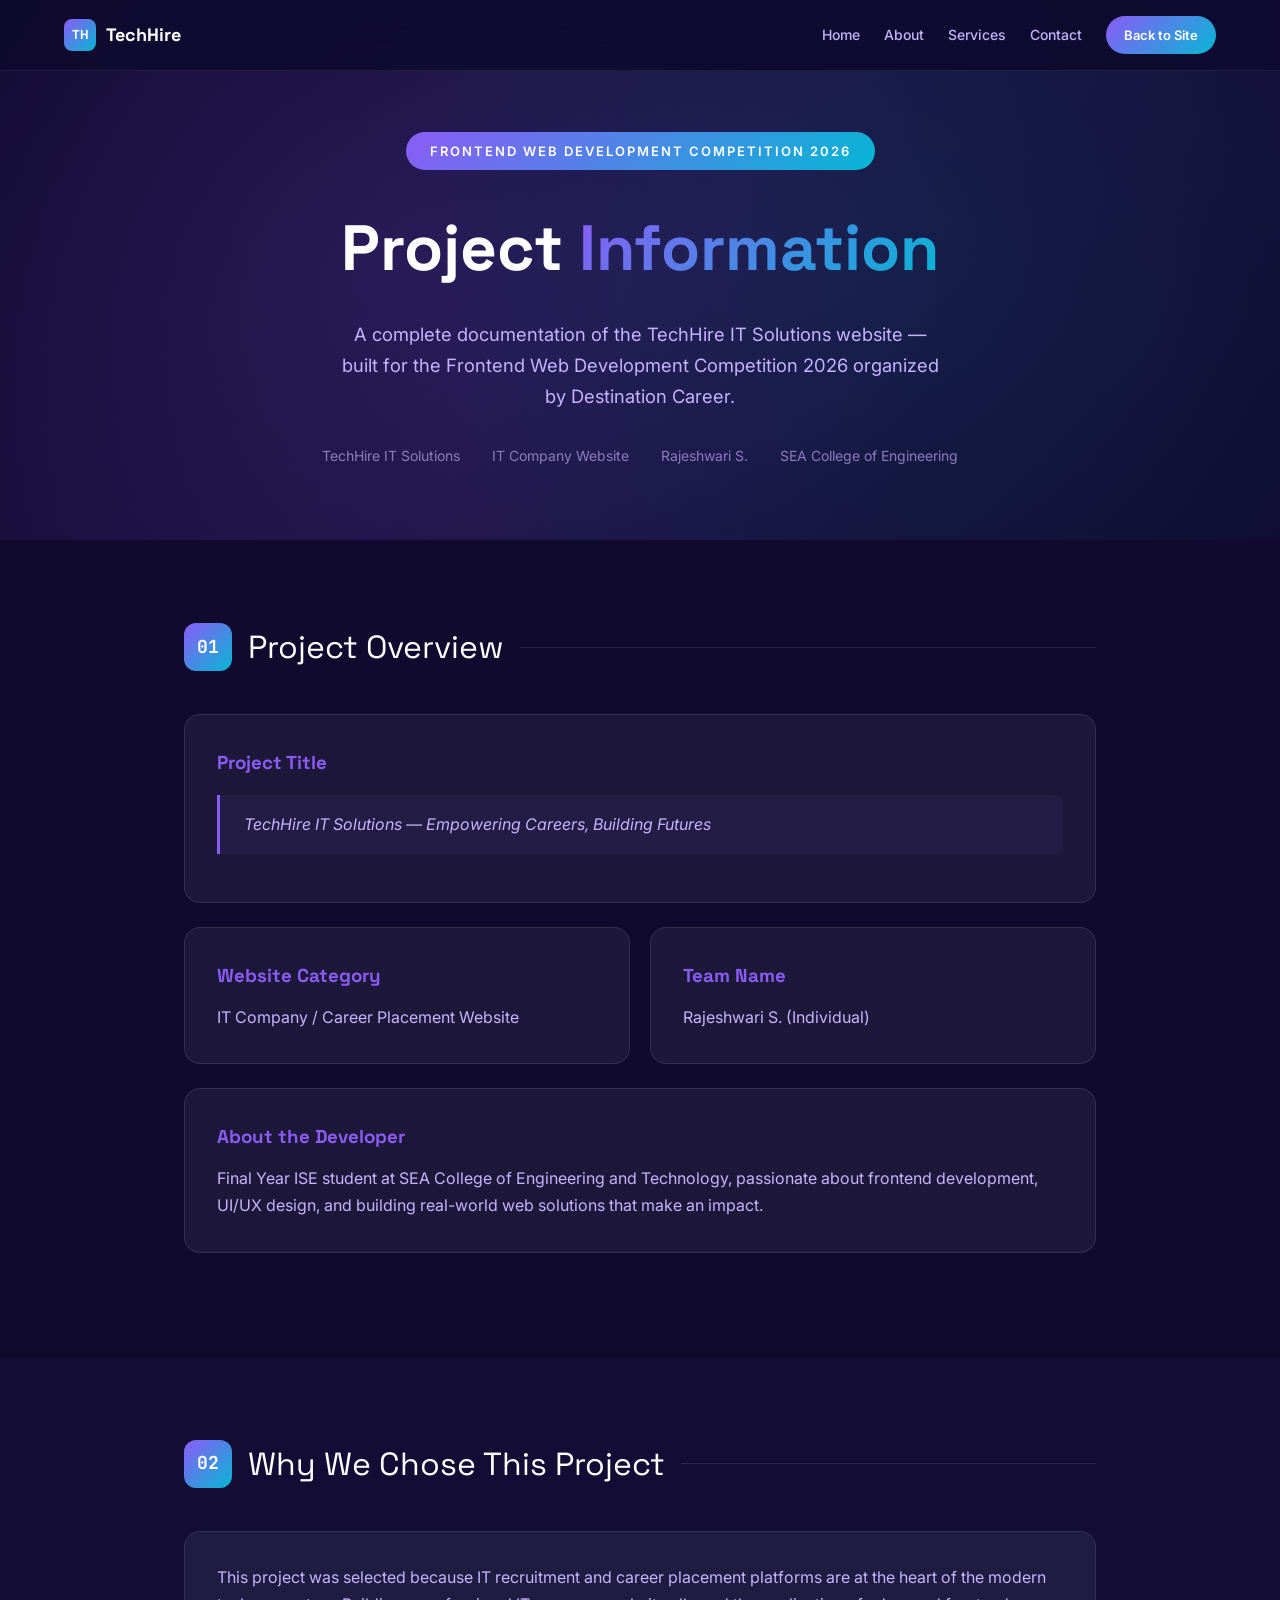
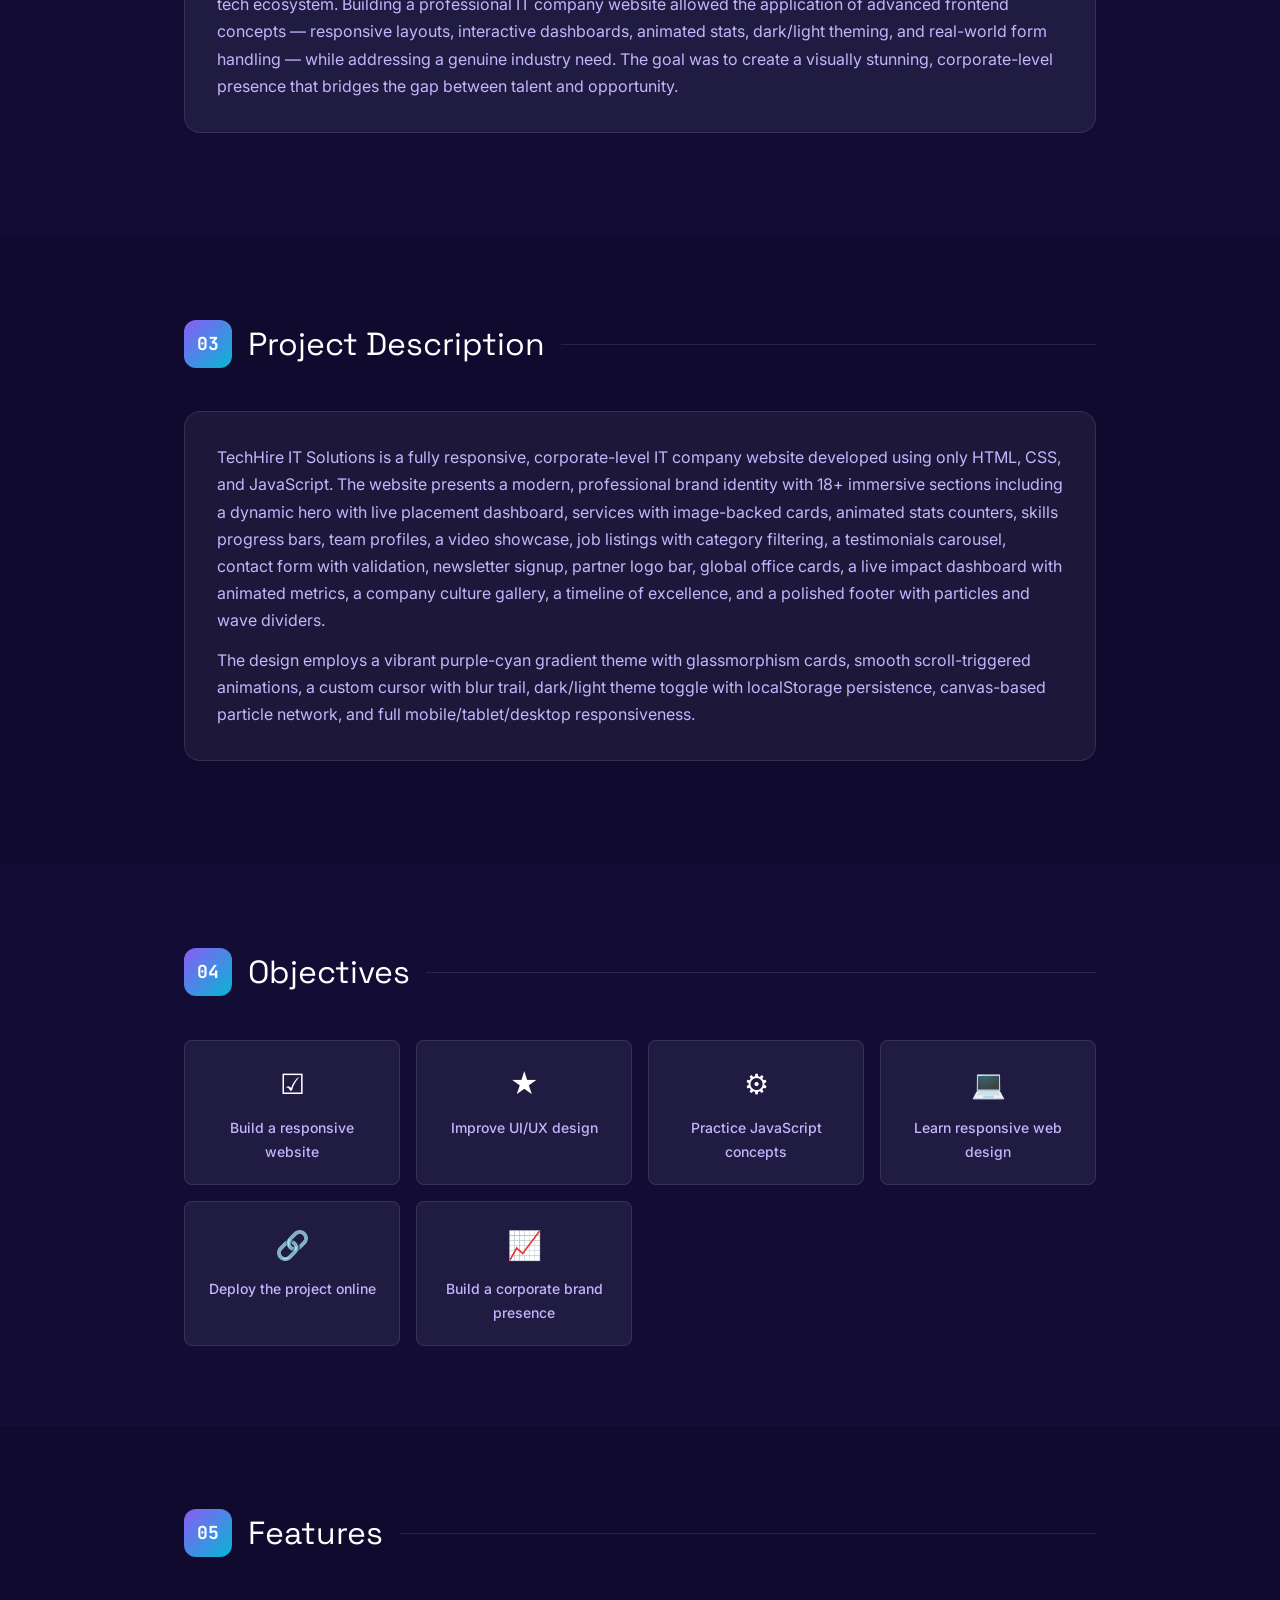
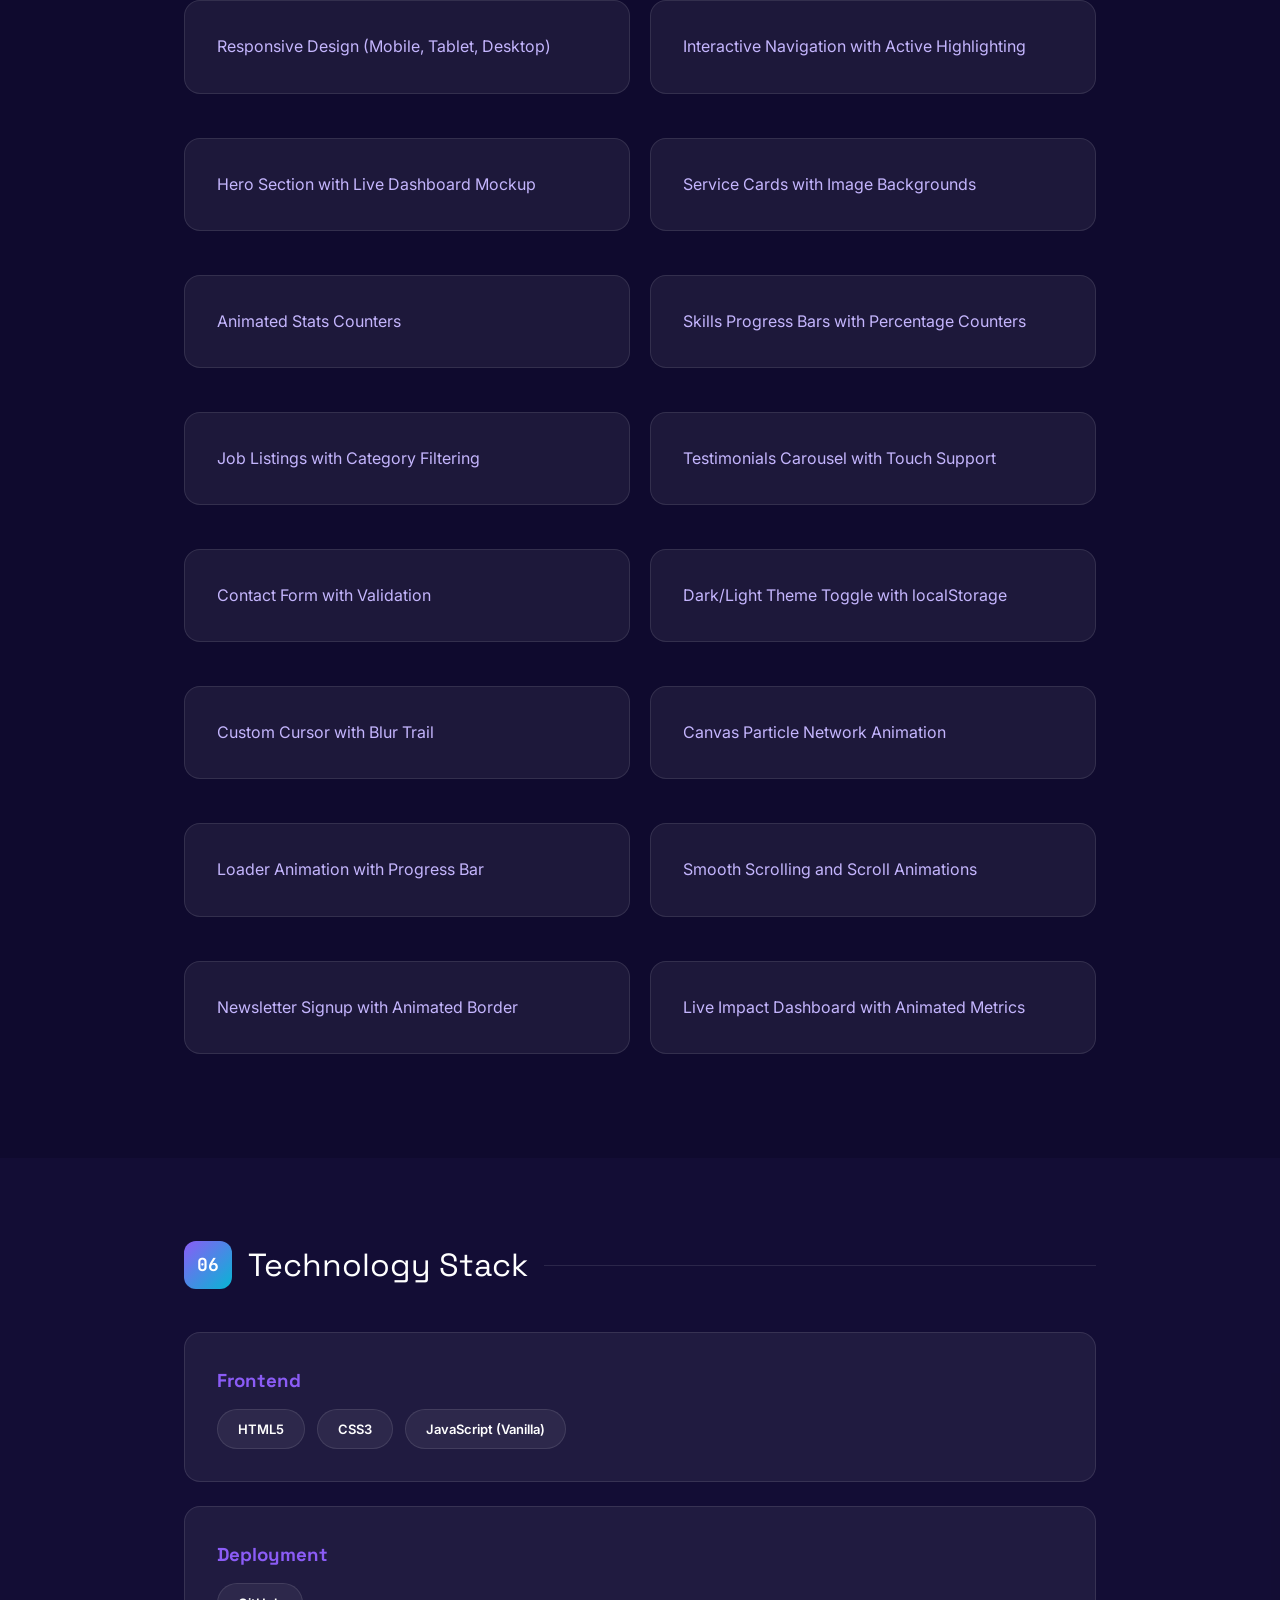
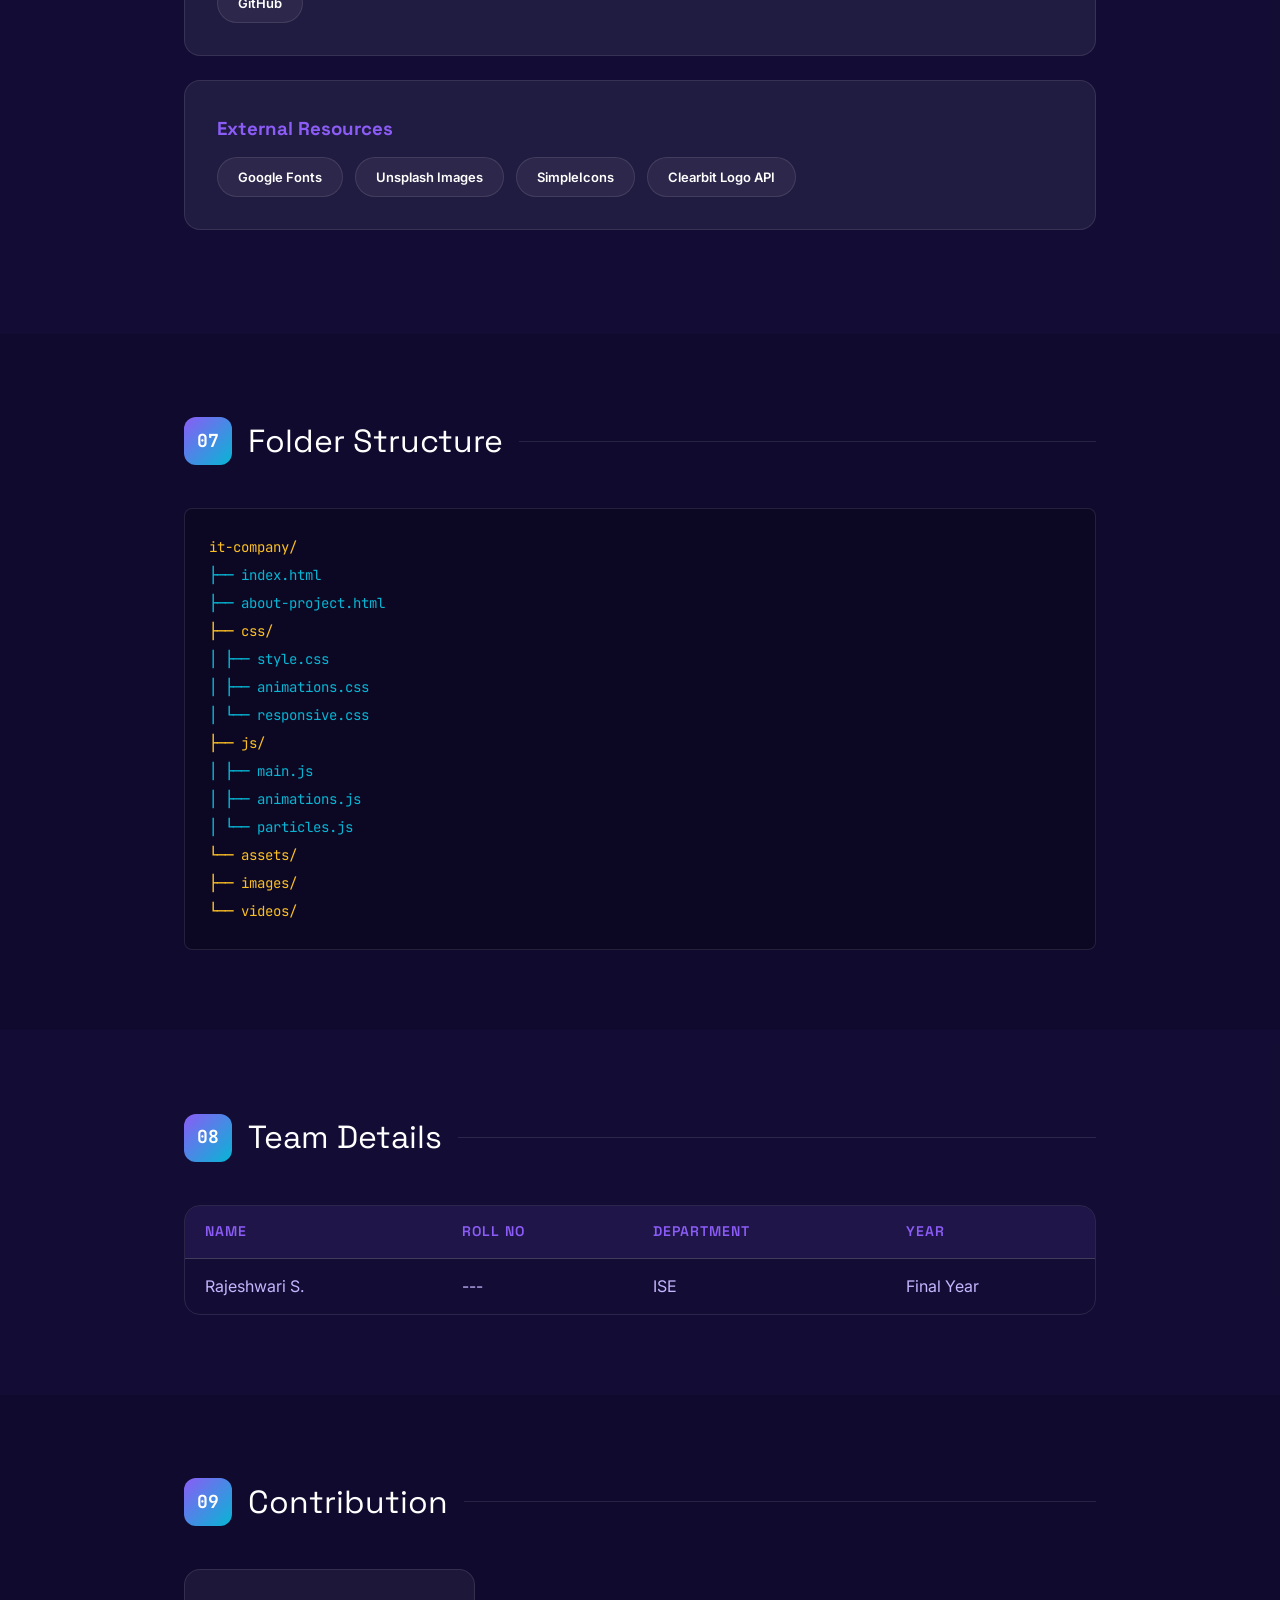
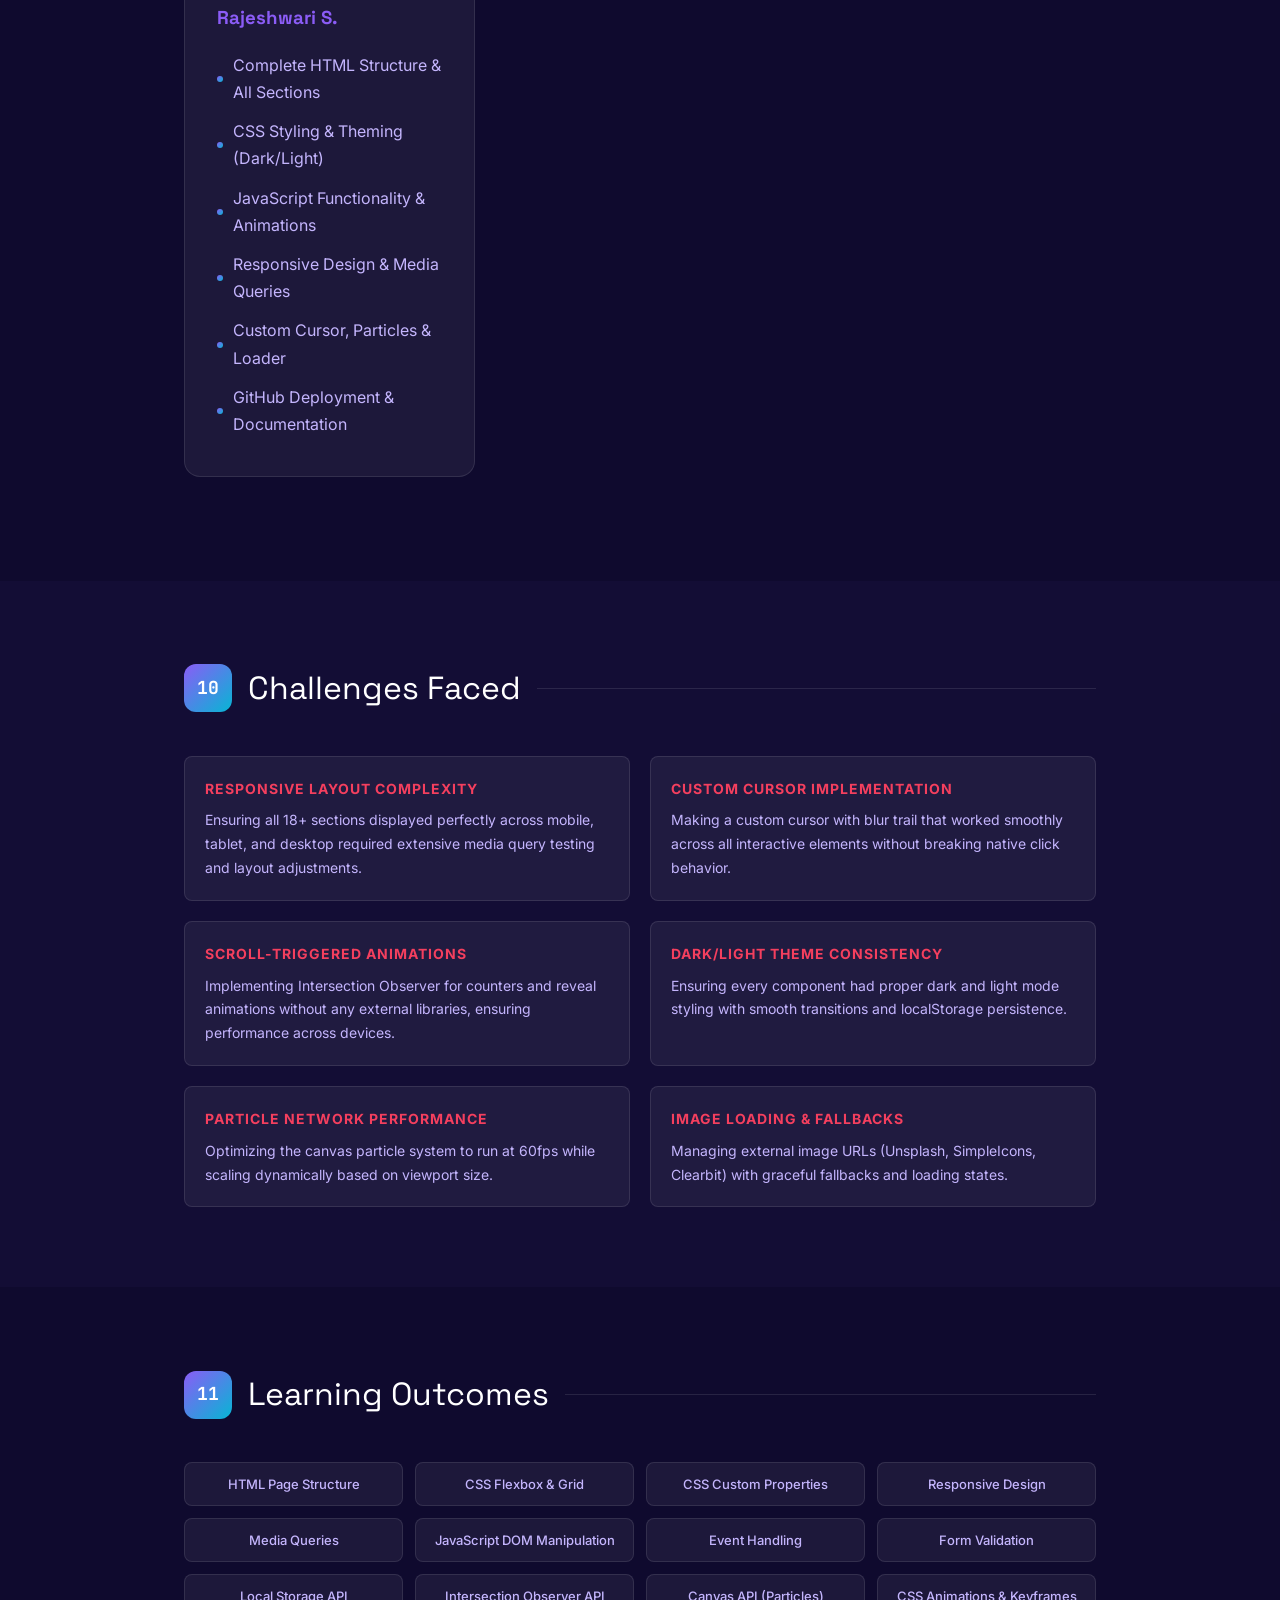
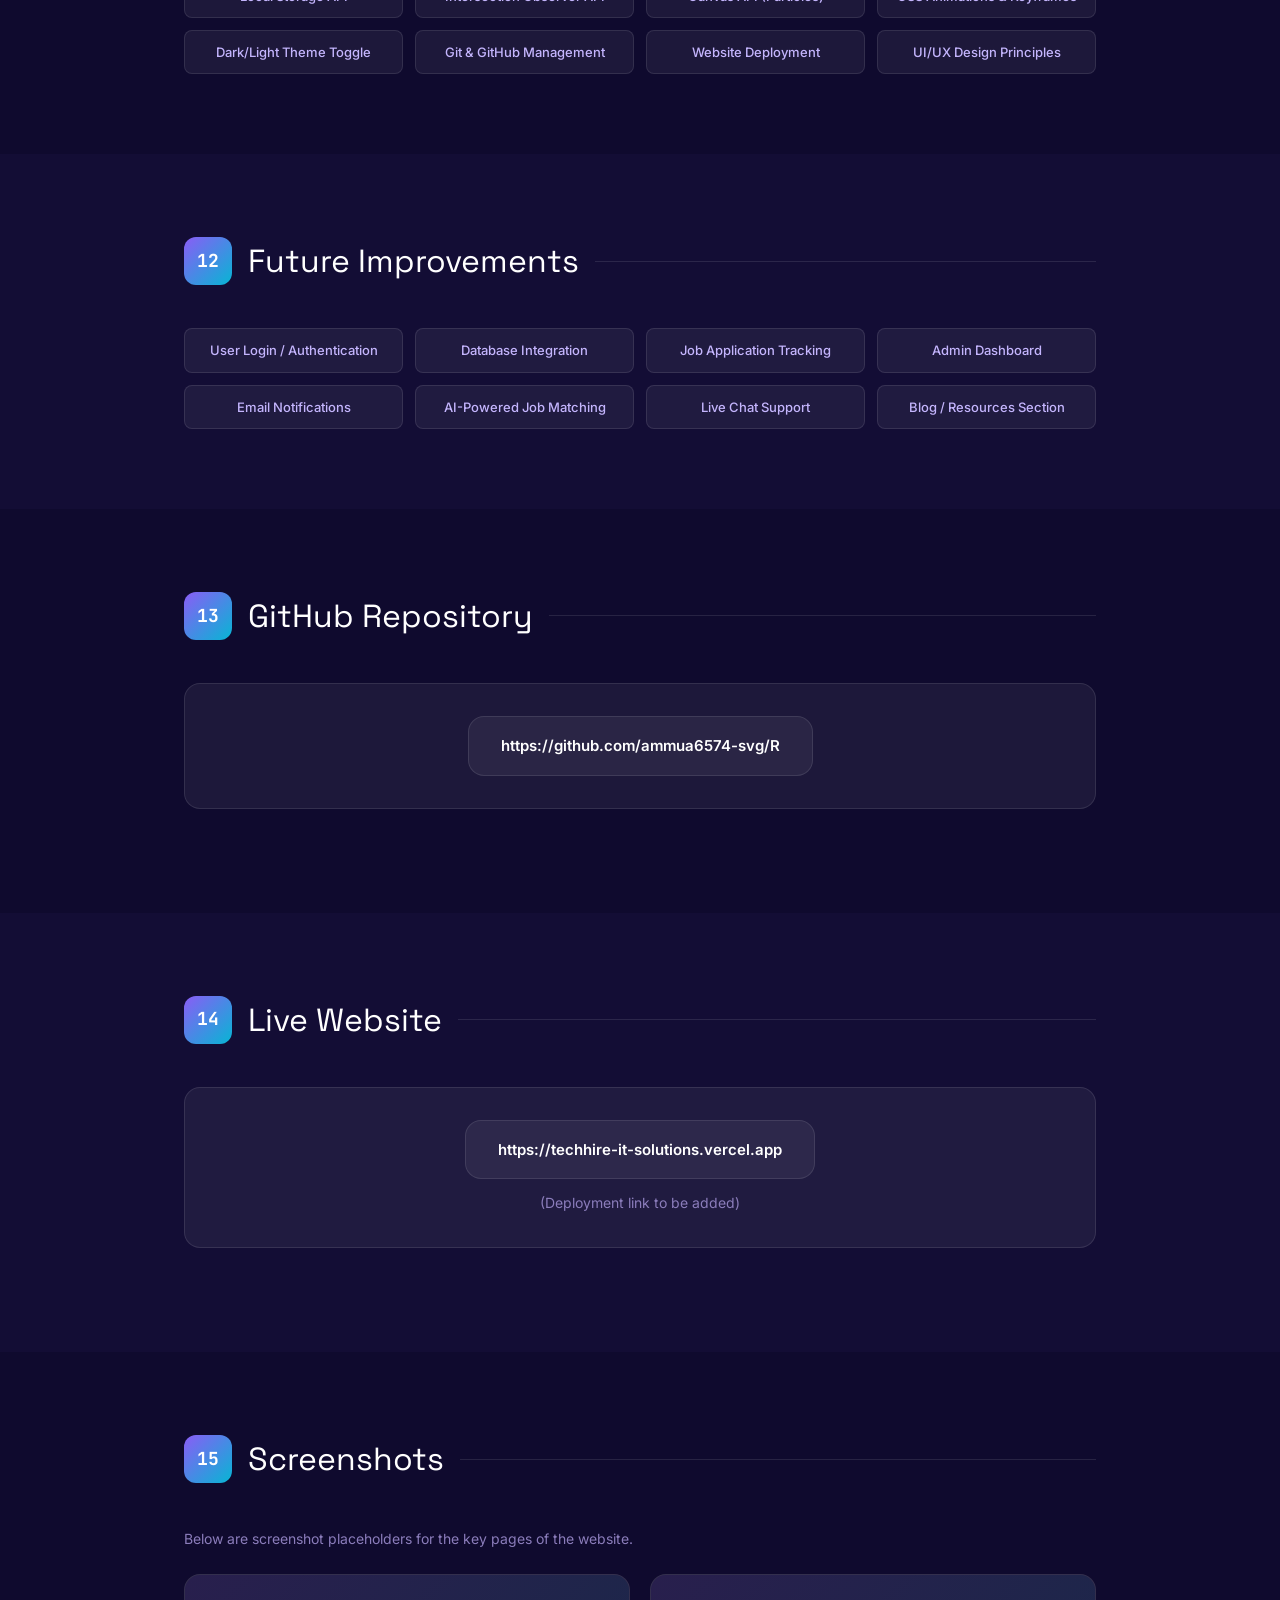
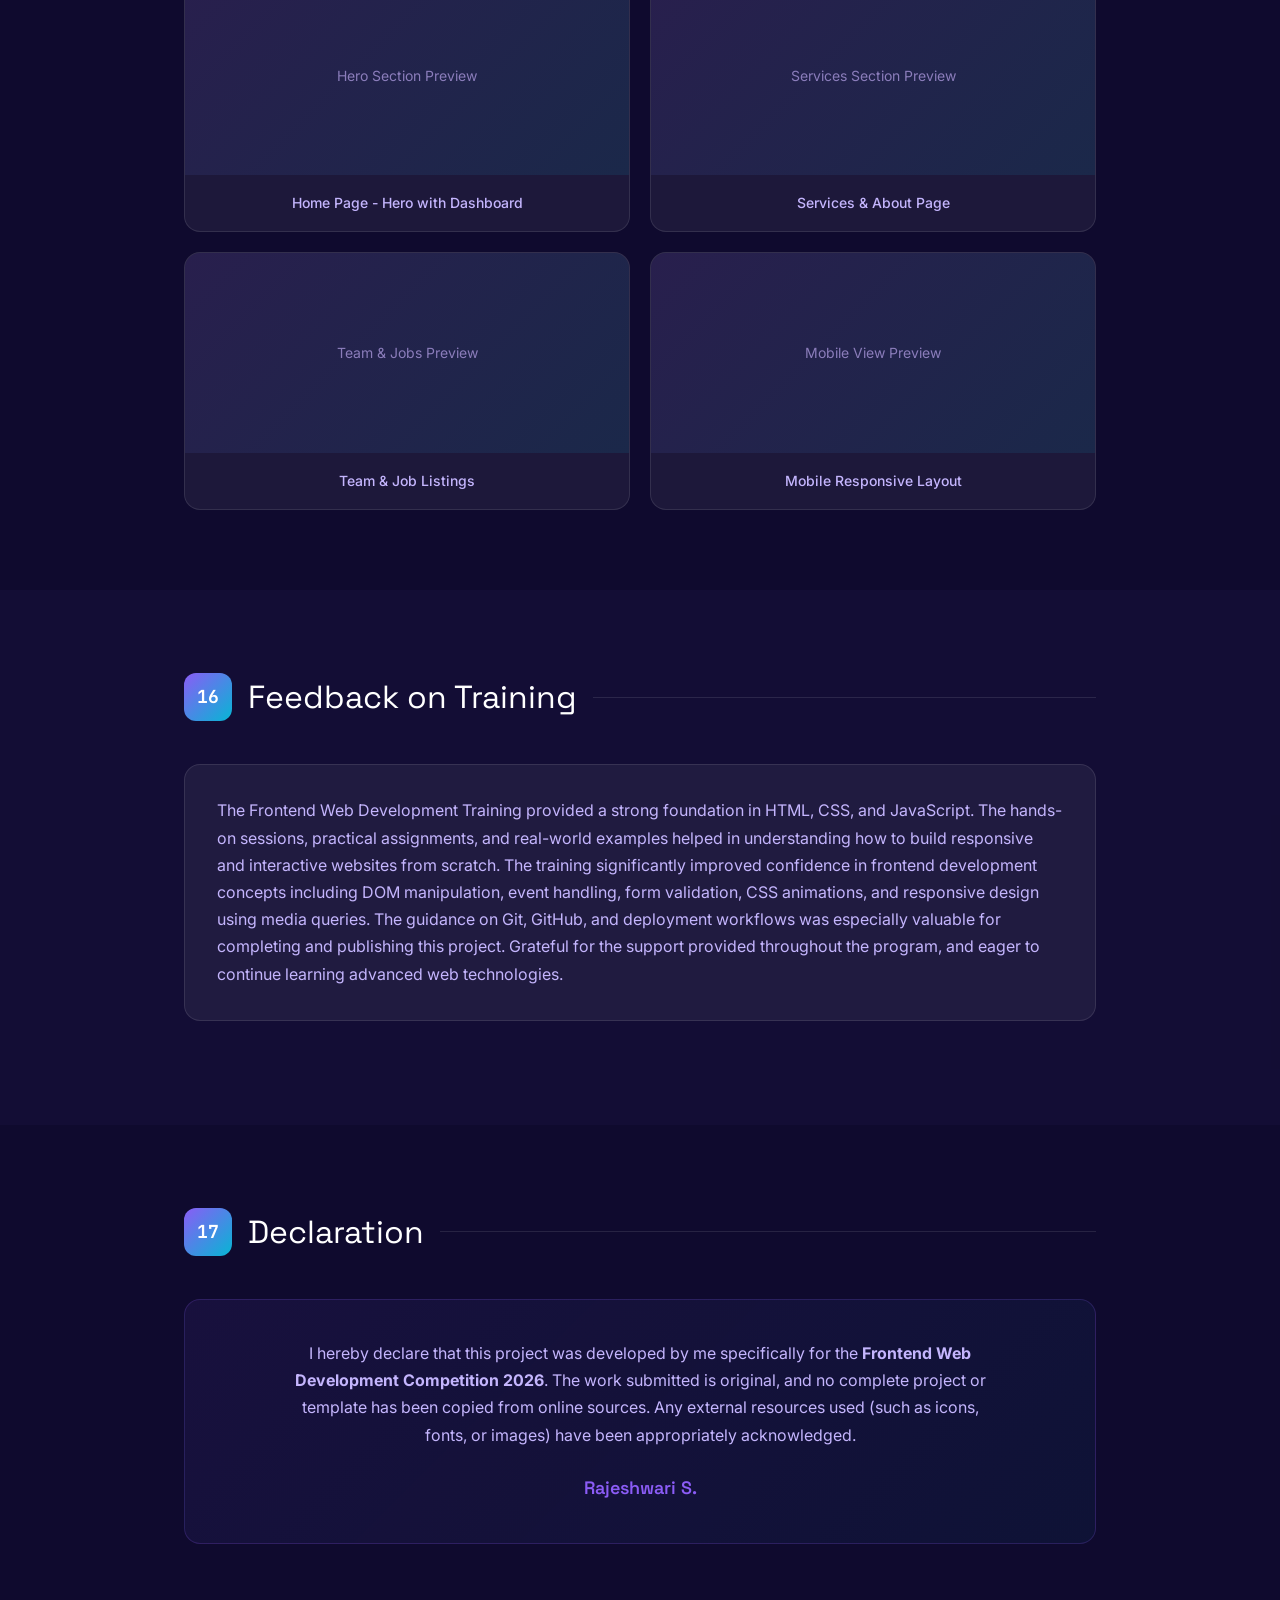
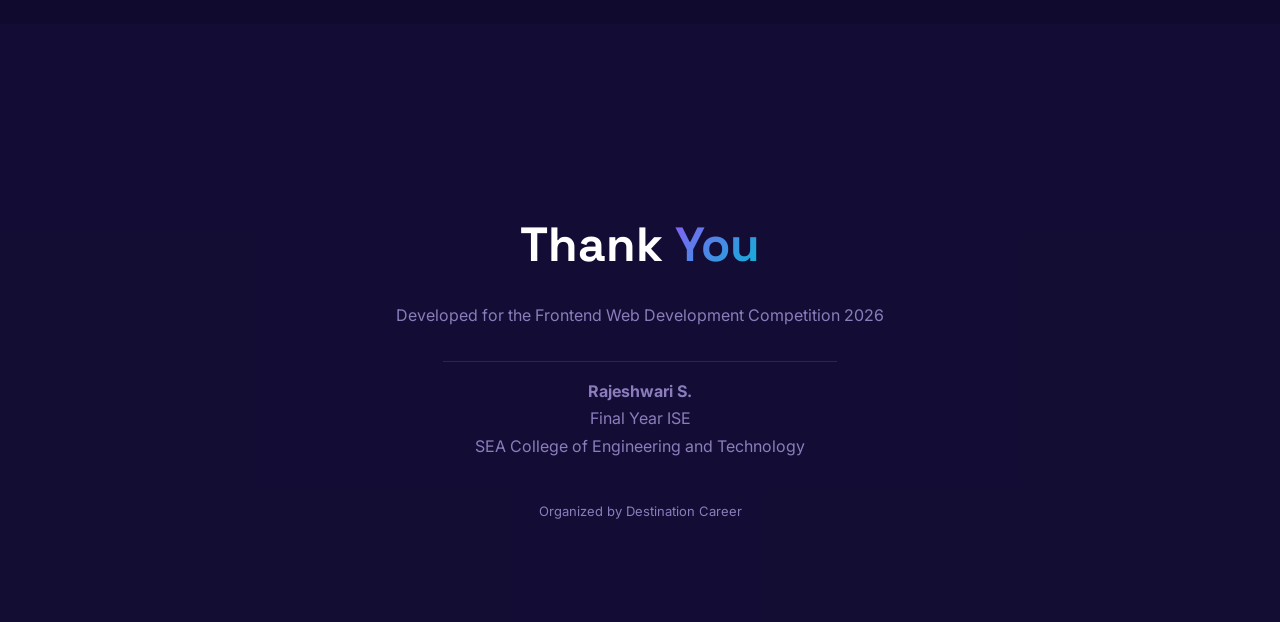
<file: about-project.html>
<!DOCTYPE html>
<html lang="en">
<head>
  <meta charset="UTF-8">
  <meta name="viewport" content="width=device-width, initial-scale=1.0">
  <meta name="description" content="Project Information - TechHire IT Solutions | Frontend Web Development Competition 2026">
  <title>Project Info | TechHire IT Solutions</title>
  <link rel="icon" href="data:image/svg+xml,<svg xmlns='http://www.w3.org/2000/svg' viewBox='0 0 100 100'><text y='.9em' font-size='90'>TH</text></svg>">
  <link rel="preconnect" href="https://fonts.googleapis.com">
  <link rel="preconnect" href="https://fonts.gstatic.com" crossorigin>
  <link href="https://fonts.googleapis.com/css2?family=Inter:wght@300;400;500;600;700;800;900&family=Space+Grotesk:wght@400;500;600;700&family=JetBrains+Mono:wght@400;500&display=swap" rel="stylesheet">
  <link rel="stylesheet" href="css/style.css">
  <link rel="stylesheet" href="css/responsive.css">
  <style>
    :root { --pi-primary: #8b5cf6; --pi-secondary: #06b6d4; --pi-accent: #f43f5e; --pi-gold: #fbbf24; }
    * { margin: 0; padding: 0; box-sizing: border-box; }
    body { font-family: 'Inter', sans-serif; background: var(--primary); color: var(--text-primary); line-height: 1.7; overflow-x: hidden; }
    a { text-decoration: none; color: inherit; }
    .pi-container { max-width: 960px; margin: 0 auto; padding: 0 24px; }
    ::-webkit-scrollbar { width: 6px; }
    ::-webkit-scrollbar-track { background: var(--primary); }
    ::-webkit-scrollbar-thumb { background: var(--gradient-1); border-radius: 3px; }

    .pi-hero {
      min-height: 60vh; display: flex; align-items: center; justify-content: center; text-align: center;
      position: relative; overflow: hidden; padding: 120px 24px 60px;
      background: linear-gradient(135deg, var(--primary) 0%, #1a1040 50%, #0f0a2e 100%);
    }
    .pi-hero::before {
      content: ''; position: absolute; inset: 0;
      background: radial-gradient(circle at 30% 50%, rgba(139,92,246,0.15) 0%, transparent 60%),
                  radial-gradient(circle at 70% 50%, rgba(6,182,212,0.1) 0%, transparent 60%);
    }
    .pi-hero-content { position: relative; z-index: 1; }
    .pi-hero-badge {
      display: inline-block; padding: 8px 24px; border-radius: 50px;
      background: linear-gradient(135deg, var(--pi-primary), var(--pi-secondary));
      font-size: 13px; font-weight: 600; letter-spacing: 2px; text-transform: uppercase; margin-bottom: 24px;
    }
    .pi-hero h1 { font-family: 'Space Grotesk', sans-serif; font-size: clamp(2.5rem, 5vw, 4rem); margin-bottom: 16px; }
    .pi-hero h1 span { background: linear-gradient(135deg, var(--pi-primary), var(--pi-secondary)); -webkit-background-clip: text; -webkit-text-fill-color: transparent; }
    .pi-hero p { color: var(--text-secondary); font-size: 1.15rem; max-width: 600px; margin: 0 auto 32px; }
    .pi-hero-meta { display: flex; gap: 32px; justify-content: center; flex-wrap: wrap; }
    .pi-hero-meta span { display: flex; align-items: center; gap: 8px; color: var(--text-muted); font-size: 14px; }

    .pi-section { padding: 80px 0; position: relative; }
    .pi-section:nth-child(even) { background: rgba(139, 92, 246, 0.03); }
    .pi-section-title {
      font-family: 'Space Grotesk', sans-serif; font-size: clamp(1.5rem, 3vw, 2rem); margin-bottom: 40px;
      display: flex; align-items: center; gap: 16px;
    }
    .pi-section-title .num {
      width: 48px; height: 48px; border-radius: 12px; display: flex; align-items: center; justify-content: center;
      font-family: 'JetBrains Mono', monospace; font-size: 18px; font-weight: 700; flex-shrink: 0;
      background: linear-gradient(135deg, var(--pi-primary), var(--pi-secondary));
    }
    .pi-section-title::after { content: ''; flex: 1; height: 1px; background: var(--card-border); }
    .pi-card {
      background: var(--card-bg); border: 1px solid var(--card-border); border-radius: var(--radius);
      padding: 32px; margin-bottom: 24px; transition: var(--transition);
    }
    .pi-card:hover { border-color: var(--pi-primary); transform: translateY(-2px); box-shadow: var(--shadow); }
    .pi-card h3 { font-family: 'Space Grotesk', sans-serif; margin-bottom: 12px; color: var(--pi-primary); }
    .pi-card p, .pi-card li { color: var(--text-secondary); }
    .pi-blockquote {
      border-left: 3px solid var(--pi-primary); padding: 16px 24px; margin: 16px 0;
      background: rgba(139,92,246,0.05); border-radius: 0 var(--radius-sm) var(--radius-sm) 0;
      font-style: italic; color: var(--text-secondary);
    }

    .pi-grid-2 { display: grid; grid-template-columns: 1fr 1fr; gap: 20px; }
    .pi-grid-3 { display: grid; grid-template-columns: repeat(3, 1fr); gap: 20px; }
    .pi-list { list-style: none; display: grid; grid-template-columns: 1fr 1fr; gap: 12px; }
    .pi-list li { display: flex; align-items: center; gap: 10px; color: var(--text-secondary); padding: 10px 16px; background: var(--card-bg); border: 1px solid var(--card-border); border-radius: var(--radius-sm); }
    .pi-list li::before { content: ''; width: 6px; height: 6px; border-radius: 50%; background: var(--gradient-1); flex-shrink: 0; }

    .pi-table-wrap { overflow-x: auto; border-radius: var(--radius); border: 1px solid var(--card-border); }
    table { width: 100%; border-collapse: collapse; }
    th, td { padding: 14px 20px; text-align: left; border-bottom: 1px solid var(--card-border); }
    th { background: rgba(139,92,246,0.1); font-family: 'Space Grotesk', sans-serif; font-weight: 600; color: var(--pi-primary); font-size: 14px; text-transform: uppercase; letter-spacing: 1px; }
    td { color: var(--text-secondary); }
    tr:last-child td { border-bottom: none; }
    tr:hover td { background: rgba(139,92,246,0.03); }

    .pi-tech { display: flex; flex-wrap: wrap; gap: 12px; }
    .pi-tech span {
      padding: 8px 20px; border-radius: 50px; font-size: 13px; font-weight: 600;
      border: 1px solid var(--card-border); background: var(--card-bg); cursor: default;
      transition: var(--transition);
    }
    .pi-tech span:hover { border-color: var(--pi-primary); background: rgba(139,92,246,0.1); transform: translateY(-2px); }

    .pi-folder { font-family: 'JetBrains Mono', monospace; background: rgba(0,0,0,0.2); padding: 24px; border-radius: var(--radius-sm); line-height: 2; font-size: 14px; border: 1px solid var(--card-border); }
    .pi-folder .folder-color { color: var(--pi-gold); }
    .pi-folder .file-color { color: var(--pi-secondary); }

    .pi-screenshots { display: grid; grid-template-columns: 1fr 1fr; gap: 20px; }
    .pi-screenshot-card { background: var(--card-bg); border: 1px solid var(--card-border); border-radius: var(--radius); overflow: hidden; }
    .pi-screenshot-card .img-placeholder { height: 200px; display: flex; align-items: center; justify-content: center; background: linear-gradient(135deg, rgba(139,92,246,0.1), rgba(6,182,212,0.1)); color: var(--text-muted); font-size: 14px; }
    .pi-screenshot-card p { padding: 16px; text-align: center; font-size: 14px; color: var(--text-secondary); font-weight: 500; }

    .pi-obj { display: grid; grid-template-columns: repeat(auto-fill, minmax(200px, 1fr)); gap: 16px; }
    .pi-obj-item { background: var(--card-bg); border: 1px solid var(--card-border); border-radius: var(--radius-sm); padding: 20px; text-align: center; transition: var(--transition); }
    .pi-obj-item:hover { border-color: var(--pi-primary); transform: translateY(-3px); }
    .pi-obj-item .icon { font-size: 28px; margin-bottom: 8px; }
    .pi-obj-item p { font-size: 14px; color: var(--text-secondary); font-weight: 500; }

    .pi-gh-link { display: inline-flex; align-items: center; gap: 12px; padding: 16px 32px; background: var(--card-bg); border: 1px solid var(--card-border); border-radius: var(--radius); color: var(--text-primary); font-weight: 600; transition: var(--transition); font-size: 15px; }
    .pi-gh-link:hover { border-color: var(--pi-primary); background: rgba(139,92,246,0.1); transform: translateY(-2px); }

    .pi-declaration { background: linear-gradient(135deg, rgba(139,92,246,0.08), rgba(6,182,212,0.05)); border: 1px solid rgba(139,92,246,0.2); border-radius: var(--radius); padding: 40px; text-align: center; }
    .pi-declaration p { color: var(--text-secondary); max-width: 700px; margin: 0 auto; }
    .pi-declaration .sign { margin-top: 24px; font-family: 'Space Grotesk', sans-serif; font-size: 18px; color: var(--pi-primary); font-weight: 600; }

    .pi-thankyou { text-align: center; padding: 100px 24px; }
    .pi-thankyou h2 { font-family: 'Space Grotesk', sans-serif; font-size: clamp(2rem, 4vw, 3rem); margin-bottom: 16px; }
    .pi-thankyou h2 span { background: linear-gradient(135deg, var(--pi-primary), var(--pi-secondary)); -webkit-background-clip: text; -webkit-text-fill-color: transparent; }
    .pi-thankyou p { color: var(--text-muted); }
    .pi-thankyou .team-name { margin-top: 32px; padding: 16px 32px; border-top: 1px solid var(--card-border); display: inline-block; }

    .pi-nav { position: fixed; top: 0; left: 0; width: 100%; z-index: 1000; background: var(--nav-bg); backdrop-filter: blur(20px); border-bottom: 1px solid var(--glass-border); }
    .pi-nav-inner { display: flex; align-items: center; justify-content: space-between; padding: 16px 24px; max-width: 1200px; margin: 0 auto; }
    .pi-nav-logo { display: flex; align-items: center; gap: 10px; font-family: 'Space Grotesk', sans-serif; font-weight: 700; font-size: 18px; }
    .pi-nav-logo .logo-mark { width: 32px; height: 32px; border-radius: 8px; background: var(--gradient-1); display: flex; align-items: center; justify-content: center; font-size: 13px; font-weight: 800; color: #fff; }
    .pi-nav-links { display: flex; align-items: center; gap: 24px; }
    .pi-nav-links a { font-size: 14px; font-weight: 500; color: var(--text-secondary); transition: var(--transition); }
    .pi-nav-links a:hover { color: var(--pi-primary); }
    .pi-nav-links .back-link { display: flex; align-items: center; gap: 6px; padding: 8px 18px; border-radius: 50px; background: var(--gradient-1); color: #fff !important; font-weight: 600; font-size: 13px; }

    .pi-challenges { display: grid; grid-template-columns: 1fr 1fr; gap: 20px; }
    .pi-challenge-card { background: var(--card-bg); border: 1px solid var(--card-border); border-radius: var(--radius-sm); padding: 20px; }
    .pi-challenge-card h4 { color: var(--pi-accent); margin-bottom: 8px; font-size: 14px; text-transform: uppercase; letter-spacing: 1px; }
    .pi-challenge-card p { color: var(--text-secondary); font-size: 14px; }

    .pi-outcomes { display: grid; grid-template-columns: repeat(auto-fill, minmax(180px, 1fr)); gap: 12px; }
    .pi-outcomes span { padding: 10px 16px; background: var(--card-bg); border: 1px solid var(--card-border); border-radius: var(--radius-sm); font-size: 13px; color: var(--text-secondary); text-align: center; font-weight: 500; transition: var(--transition); }
    .pi-outcomes span:hover { border-color: var(--pi-primary); background: rgba(139,92,246,0.05); }

    .pi-future { display: grid; grid-template-columns: repeat(auto-fill, minmax(180px, 1fr)); gap: 12px; }
    .pi-future span { padding: 10px 16px; background: var(--card-bg); border: 1px solid var(--card-border); border-radius: var(--radius-sm); font-size: 13px; color: var(--text-secondary); text-align: center; font-weight: 500; transition: var(--transition); }
    .pi-future span:hover { border-color: var(--pi-primary); background: rgba(139,92,246,0.05); }

    .pi-contrib { display: grid; grid-template-columns: repeat(auto-fill, minmax(250px, 1fr)); gap: 20px; }
    .pi-contrib-card { background: var(--card-bg); border: 1px solid var(--card-border); border-radius: var(--radius); padding: 24px; transition: var(--transition); }
    .pi-contrib-card:hover { border-color: var(--pi-primary); }
    .pi-contrib-card h4 { font-family: 'Space Grotesk', sans-serif; color: var(--pi-primary); margin-bottom: 12px; }
    .pi-contrib-card ul { list-style: none; }
    .pi-contrib-card ul li { color: var(--text-secondary); font-size: 14px; padding: 4px 0; display: flex; align-items: center; gap: 8px; }
    .pi-contrib-card ul li::before { content: ''; width: 4px; height: 4px; border-radius: 50%; background: var(--pi-secondary); flex-shrink: 0; }

    @media (max-width: 768px) {
      .pi-grid-2, .pi-grid-3, .pi-challenges, .pi-screenshots { grid-template-columns: 1fr; }
      .pi-list, .pi-outcomes, .pi-future { grid-template-columns: 1fr; }
      .pi-nav-links { gap: 12px; }
      .pi-nav-links a:not(.back-link) { display: none; }
      .pi-hero-meta { flex-direction: column; align-items: center; gap: 12px; }
      .pi-contrib { grid-template-columns: 1fr; }
    }
    @media (max-width: 480px) {
      .pi-section { padding: 50px 0; }
      .pi-card { padding: 20px; }
      .pi-obj { grid-template-columns: 1fr 1fr; }
    }
  </style>
</head>
<body>

  <nav class="pi-nav">
    <div class="pi-nav-inner">
      <a href="index.html" class="pi-nav-logo">
        <span class="logo-mark">TH</span>
        <span>TechHire</span>
      </a>
      <div class="pi-nav-links">
        <a href="index.html">Home</a>
        <a href="index.html#about">About</a>
        <a href="index.html#services">Services</a>
        <a href="index.html#contact">Contact</a>
        <a href="index.html" class="back-link">Back to Site</a>
      </div>
    </div>
  </nav>

  <section class="pi-hero">
    <div class="pi-hero-content">
      <div class="pi-hero-badge">Frontend Web Development Competition 2026</div>
      <h1>Project <span>Information</span></h1>
      <p>A complete documentation of the TechHire IT Solutions website — built for the Frontend Web Development Competition 2026 organized by Destination Career.</p>
      <div class="pi-hero-meta">
        <span>TechHire IT Solutions</span>
        <span>IT Company Website</span>
        <span>Rajeshwari S.</span>
        <span>SEA College of Engineering</span>
      </div>
    </div>
  </section>

  <section class="pi-section">
    <div class="pi-container">
      <div class="pi-section-title"><span class="num">01</span> Project Overview</div>
      <div class="pi-card">
        <h3>Project Title</h3>
        <div class="pi-blockquote">TechHire IT Solutions — Empowering Careers, Building Futures</div>
      </div>
      <div class="pi-grid-2">
        <div class="pi-card">
          <h3>Website Category</h3>
          <p>IT Company / Career Placement Website</p>
        </div>
        <div class="pi-card">
          <h3>Team Name</h3>
          <p>Rajeshwari S. (Individual)</p>
        </div>
      </div>
      <div class="pi-card">
        <h3>About the Developer</h3>
        <p>Final Year ISE student at SEA College of Engineering and Technology, passionate about frontend development, UI/UX design, and building real-world web solutions that make an impact.</p>
      </div>
    </div>
  </section>

  <section class="pi-section">
    <div class="pi-container">
      <div class="pi-section-title"><span class="num">02</span> Why We Chose This Project</div>
      <div class="pi-card">
        <p>This project was selected because IT recruitment and career placement platforms are at the heart of the modern tech ecosystem. Building a professional IT company website allowed the application of advanced frontend concepts — responsive layouts, interactive dashboards, animated stats, dark/light theming, and real-world form handling — while addressing a genuine industry need. The goal was to create a visually stunning, corporate-level presence that bridges the gap between talent and opportunity.</p>
      </div>
    </div>
  </section>

  <section class="pi-section">
    <div class="pi-container">
      <div class="pi-section-title"><span class="num">03</span> Project Description</div>
      <div class="pi-card">
        <p>TechHire IT Solutions is a fully responsive, corporate-level IT company website developed using only HTML, CSS, and JavaScript. The website presents a modern, professional brand identity with 18+ immersive sections including a dynamic hero with live placement dashboard, services with image-backed cards, animated stats counters, skills progress bars, team profiles, a video showcase, job listings with category filtering, a testimonials carousel, contact form with validation, newsletter signup, partner logo bar, global office cards, a live impact dashboard with animated metrics, a company culture gallery, a timeline of excellence, and a polished footer with particles and wave dividers.</p>
        <p style="margin-top:12px">The design employs a vibrant purple-cyan gradient theme with glassmorphism cards, smooth scroll-triggered animations, a custom cursor with blur trail, dark/light theme toggle with localStorage persistence, canvas-based particle network, and full mobile/tablet/desktop responsiveness.</p>
      </div>
    </div>
  </section>

  <section class="pi-section">
    <div class="pi-container">
      <div class="pi-section-title"><span class="num">04</span> Objectives</div>
      <div class="pi-obj">
        <div class="pi-obj-item"><div class="icon">&#9745;</div><p>Build a responsive website</p></div>
        <div class="pi-obj-item"><div class="icon">&#9733;</div><p>Improve UI/UX design</p></div>
        <div class="pi-obj-item"><div class="icon">&#9881;</div><p>Practice JavaScript concepts</p></div>
        <div class="pi-obj-item"><div class="icon">&#128187;</div><p>Learn responsive web design</p></div>
        <div class="pi-obj-item"><div class="icon">&#128279;</div><p>Deploy the project online</p></div>
        <div class="pi-obj-item"><div class="icon">&#128200;</div><p>Build a corporate brand presence</p></div>
      </div>
    </div>
  </section>

  <section class="pi-section">
    <div class="pi-container">
      <div class="pi-section-title"><span class="num">05</span> Features</div>
      <div class="pi-grid-2">
        <div class="pi-card"><p>Responsive Design (Mobile, Tablet, Desktop)</p></div>
        <div class="pi-card"><p>Interactive Navigation with Active Highlighting</p></div>
        <div class="pi-card"><p>Hero Section with Live Dashboard Mockup</p></div>
        <div class="pi-card"><p>Service Cards with Image Backgrounds</p></div>
        <div class="pi-card"><p>Animated Stats Counters</p></div>
        <div class="pi-card"><p>Skills Progress Bars with Percentage Counters</p></div>
        <div class="pi-card"><p>Job Listings with Category Filtering</p></div>
        <div class="pi-card"><p>Testimonials Carousel with Touch Support</p></div>
        <div class="pi-card"><p>Contact Form with Validation</p></div>
        <div class="pi-card"><p>Dark/Light Theme Toggle with localStorage</p></div>
        <div class="pi-card"><p>Custom Cursor with Blur Trail</p></div>
        <div class="pi-card"><p>Canvas Particle Network Animation</p></div>
        <div class="pi-card"><p>Loader Animation with Progress Bar</p></div>
        <div class="pi-card"><p>Smooth Scrolling and Scroll Animations</p></div>
        <div class="pi-card"><p>Newsletter Signup with Animated Border</p></div>
        <div class="pi-card"><p>Live Impact Dashboard with Animated Metrics</p></div>
      </div>
    </div>
  </section>

  <section class="pi-section">
    <div class="pi-container">
      <div class="pi-section-title"><span class="num">06</span> Technology Stack</div>
      <div class="pi-card">
        <h3>Frontend</h3>
        <div class="pi-tech">
          <span>HTML5</span>
          <span>CSS3</span>
          <span>JavaScript (Vanilla)</span>
        </div>
      </div>
      <div class="pi-card">
        <h3>Deployment</h3>
        <div class="pi-tech">
          <span>GitHub</span>
        </div>
      </div>
      <div class="pi-card">
        <h3>External Resources</h3>
        <div class="pi-tech">
          <span>Google Fonts</span>
          <span>Unsplash Images</span>
          <span>SimpleIcons</span>
          <span>Clearbit Logo API</span>
        </div>
      </div>
    </div>
  </section>

  <section class="pi-section">
    <div class="pi-container">
      <div class="pi-section-title"><span class="num">07</span> Folder Structure</div>
      <div class="pi-folder">
        <span class="folder-color">it-company/</span><br>
        <span class="file-color">&#9500;&#9472;&#9472; index.html</span><br>
        <span class="file-color">&#9500;&#9472;&#9472; about-project.html</span><br>
        <span class="folder-color">&#9500;&#9472;&#9472; css/</span><br>
        <span class="file-color">&#9474;   &#9500;&#9472;&#9472; style.css</span><br>
        <span class="file-color">&#9474;   &#9500;&#9472;&#9472; animations.css</span><br>
        <span class="file-color">&#9474;   &#9492;&#9472;&#9472; responsive.css</span><br>
        <span class="folder-color">&#9500;&#9472;&#9472; js/</span><br>
        <span class="file-color">&#9474;   &#9500;&#9472;&#9472; main.js</span><br>
        <span class="file-color">&#9474;   &#9500;&#9472;&#9472; animations.js</span><br>
        <span class="file-color">&#9474;   &#9492;&#9472;&#9472; particles.js</span><br>
        <span class="folder-color">&#9492;&#9472;&#9472; assets/</span><br>
        <span class="folder-color">    &#9500;&#9472;&#9472; images/</span><br>
        <span class="folder-color">    &#9492;&#9472;&#9472; videos/</span><br>
      </div>
    </div>
  </section>

  <section class="pi-section">
    <div class="pi-container">
      <div class="pi-section-title"><span class="num">08</span> Team Details</div>
      <div class="pi-table-wrap">
        <table>
          <thead>
            <tr><th>Name</th><th>Roll No</th><th>Department</th><th>Year</th></tr>
          </thead>
          <tbody>
            <tr><td>Rajeshwari S.</td><td>---</td><td>ISE</td><td>Final Year</td></tr>
          </tbody>
        </table>
      </div>
    </div>
  </section>

  <section class="pi-section">
    <div class="pi-container">
      <div class="pi-section-title"><span class="num">09</span> Contribution</div>
      <div class="pi-grid-3">
        <div class="pi-card">
          <h3>Rajeshwari S.</h3>
          <ul class="pi-list" style="display:block; grid-template-columns:1fr;">
            <li style="display:flex; border:none; background:transparent; padding:6px 0;">Complete HTML Structure & All Sections</li>
            <li style="display:flex; border:none; background:transparent; padding:6px 0;">CSS Styling & Theming (Dark/Light)</li>
            <li style="display:flex; border:none; background:transparent; padding:6px 0;">JavaScript Functionality & Animations</li>
            <li style="display:flex; border:none; background:transparent; padding:6px 0;">Responsive Design & Media Queries</li>
            <li style="display:flex; border:none; background:transparent; padding:6px 0;">Custom Cursor, Particles & Loader</li>
            <li style="display:flex; border:none; background:transparent; padding:6px 0;">GitHub Deployment & Documentation</li>
          </ul>
        </div>
      </div>
    </div>
  </section>

  <section class="pi-section">
    <div class="pi-container">
      <div class="pi-section-title"><span class="num">10</span> Challenges Faced</div>
      <div class="pi-challenges">
        <div class="pi-challenge-card">
          <h4>Responsive Layout Complexity</h4>
          <p>Ensuring all 18+ sections displayed perfectly across mobile, tablet, and desktop required extensive media query testing and layout adjustments.</p>
        </div>
        <div class="pi-challenge-card">
          <h4>Custom Cursor Implementation</h4>
          <p>Making a custom cursor with blur trail that worked smoothly across all interactive elements without breaking native click behavior.</p>
        </div>
        <div class="pi-challenge-card">
          <h4>Scroll-Triggered Animations</h4>
          <p>Implementing Intersection Observer for counters and reveal animations without any external libraries, ensuring performance across devices.</p>
        </div>
        <div class="pi-challenge-card">
          <h4>Dark/Light Theme Consistency</h4>
          <p>Ensuring every component had proper dark and light mode styling with smooth transitions and localStorage persistence.</p>
        </div>
        <div class="pi-challenge-card">
          <h4>Particle Network Performance</h4>
          <p>Optimizing the canvas particle system to run at 60fps while scaling dynamically based on viewport size.</p>
        </div>
        <div class="pi-challenge-card">
          <h4>Image Loading & Fallbacks</h4>
          <p>Managing external image URLs (Unsplash, SimpleIcons, Clearbit) with graceful fallbacks and loading states.</p>
        </div>
      </div>
    </div>
  </section>

  <section class="pi-section">
    <div class="pi-container">
      <div class="pi-section-title"><span class="num">11</span> Learning Outcomes</div>
      <div class="pi-outcomes">
        <span>HTML Page Structure</span>
        <span>CSS Flexbox & Grid</span>
        <span>CSS Custom Properties</span>
        <span>Responsive Design</span>
        <span>Media Queries</span>
        <span>JavaScript DOM Manipulation</span>
        <span>Event Handling</span>
        <span>Form Validation</span>
        <span>Local Storage API</span>
        <span>Intersection Observer API</span>
        <span>Canvas API (Particles)</span>
        <span>CSS Animations & Keyframes</span>
        <span>Dark/Light Theme Toggle</span>
        <span>Git & GitHub Management</span>
        <span>Website Deployment</span>
        <span>UI/UX Design Principles</span>
      </div>
    </div>
  </section>

  <section class="pi-section">
    <div class="pi-container">
      <div class="pi-section-title"><span class="num">12</span> Future Improvements</div>
      <div class="pi-future">
        <span>User Login / Authentication</span>
        <span>Database Integration</span>
        <span>Job Application Tracking</span>
        <span>Admin Dashboard</span>
        <span>Email Notifications</span>
        <span>AI-Powered Job Matching</span>
        <span>Live Chat Support</span>
        <span>Blog / Resources Section</span>
      </div>
    </div>
  </section>

  <section class="pi-section">
    <div class="pi-container">
      <div class="pi-section-title"><span class="num">13</span> GitHub Repository</div>
      <div class="pi-card" style="text-align:center;">
        <a href="https://github.com/ammua6574-svg/R" target="_blank" class="pi-gh-link">
          https://github.com/ammua6574-svg/R
        </a>
      </div>
    </div>
  </section>

  <section class="pi-section">
    <div class="pi-container">
      <div class="pi-section-title"><span class="num">14</span> Live Website</div>
      <div class="pi-card" style="text-align:center;">
        <a href="#" target="_blank" class="pi-gh-link">
          https://techhire-it-solutions.vercel.app
        </a>
        <p style="margin-top:12px; color:var(--text-muted); font-size:14px;">(Deployment link to be added)</p>
      </div>
    </div>
  </section>

  <section class="pi-section">
    <div class="pi-container">
      <div class="pi-section-title"><span class="num">15</span> Screenshots</div>
      <p style="margin-bottom:24px; color:var(--text-muted); font-size:14px;">Below are screenshot placeholders for the key pages of the website.</p>
      <div class="pi-screenshots">
        <div class="pi-screenshot-card">
          <div class="img-placeholder">Hero Section Preview</div>
          <p>Home Page - Hero with Dashboard</p>
        </div>
        <div class="pi-screenshot-card">
          <div class="img-placeholder">Services Section Preview</div>
          <p>Services & About Page</p>
        </div>
        <div class="pi-screenshot-card">
          <div class="img-placeholder">Team & Jobs Preview</div>
          <p>Team & Job Listings</p>
        </div>
        <div class="pi-screenshot-card">
          <div class="img-placeholder">Mobile View Preview</div>
          <p>Mobile Responsive Layout</p>
        </div>
      </div>
    </div>
  </section>

  <section class="pi-section">
    <div class="pi-container">
      <div class="pi-section-title"><span class="num">16</span> Feedback on Training</div>
      <div class="pi-card">
        <p>The Frontend Web Development Training provided a strong foundation in HTML, CSS, and JavaScript. The hands-on sessions, practical assignments, and real-world examples helped in understanding how to build responsive and interactive websites from scratch. The training significantly improved confidence in frontend development concepts including DOM manipulation, event handling, form validation, CSS animations, and responsive design using media queries. The guidance on Git, GitHub, and deployment workflows was especially valuable for completing and publishing this project. Grateful for the support provided throughout the program, and eager to continue learning advanced web technologies.</p>
      </div>
    </div>
  </section>

  <section class="pi-section">
    <div class="pi-container">
      <div class="pi-section-title"><span class="num">17</span> Declaration</div>
      <div class="pi-declaration">
        <p>I hereby declare that this project was developed by me specifically for the <strong>Frontend Web Development Competition 2026</strong>. The work submitted is original, and no complete project or template has been copied from online sources. Any external resources used (such as icons, fonts, or images) have been appropriately acknowledged.</p>
        <div class="sign">Rajeshwari S.</div>
      </div>
    </div>
  </section>

  <section class="pi-section" style="padding-bottom:0;">
    <div class="pi-container">
      <div class="pi-thankyou">
        <h2>Thank <span>You</span></h2>
        <p>Developed for the Frontend Web Development Competition 2026</p>
        <div class="team-name">
          <p><strong>Rajeshwari S.</strong><br>Final Year ISE<br>SEA College of Engineering and Technology</p>
        </div>
        <p style="margin-top:24px; font-size:13px; color:var(--text-muted);">Organized by Destination Career</p>
      </div>
    </div>
  </section>

  <script>
    document.addEventListener('DOMContentLoaded', () => {
      const theme = localStorage.getItem('theme');
      if (theme === 'light') {
        document.documentElement.setAttribute('data-theme', 'light');
      }
      const links = document.querySelectorAll('a[href^="#"], a[href*="index.html"]');
      links.forEach(a => {
        a.addEventListener('click', e => {
          const href = a.getAttribute('href');
          if (href && href.includes('#') && !href.startsWith('http')) {
            const id = href.split('#')[1];
            if (id && document.getElementById(id)) {
              e.preventDefault();
              document.getElementById(id).scrollIntoView({ behavior: 'smooth' });
            }
          }
        });
      });
    });
  </script>
</body>
</html>
</file>
<file: css/style.css>
:root {
  --primary: #0f0a2e;
  --secondary: #1a1040;
  --accent-1: #8b5cf6;
  --accent-2: #06b6d4;
  --accent-3: #f43f5e;
  --accent-4: #fbbf24;
  --accent-5: #2dd4bf;
  --accent-6: #c084fc;
  --gradient-1: linear-gradient(135deg, #8b5cf6, #06b6d4);
  --gradient-2: linear-gradient(135deg, #1a1040, #2d1b69);
  --gradient-3: linear-gradient(135deg, #f43f5e, #c084fc);
  --gradient-4: linear-gradient(135deg, #fbbf24, #f43f5e);
  --gradient-5: linear-gradient(135deg, #2dd4bf, #8b5cf6);
  --text-primary: #ffffff;
  --text-secondary: #c4b5fd;
  --text-muted: #8b7dbb;
  --card-bg: rgba(255, 255, 255, 0.06);
  --card-border: rgba(255, 255, 255, 0.1);
  --glass-bg: rgba(255, 255, 255, 0.03);
  --glass-border: rgba(255, 255, 255, 0.08);
  --shadow: 0 8px 32px rgba(0, 0, 0, 0.4);
  --shadow-colorful: 0 8px 32px rgba(139, 92, 246, 0.25), 0 0 60px rgba(6, 182, 212, 0.1);
  --nav-bg: rgba(15, 10, 46, 0.9);
  --section-padding: 100px 0;
  --radius: 16px;
  --radius-sm: 8px;
  --transition: 0.3s cubic-bezier(0.4, 0, 0.2, 1);
  --font-sans: 'Inter', -apple-system, sans-serif;
  --font-display: 'Space Grotesk', sans-serif;
  --font-mono: 'JetBrains Mono', monospace;
}

[data-theme="light"] {
  --primary: #f5f0ff;
  --secondary: #ffffff;
  --text-primary: #1a1040;
  --text-secondary: #5b4a8a;
  --text-muted: #9b8dc0;
  --card-bg: rgba(0, 0, 0, 0.03);
  --card-border: rgba(0, 0, 0, 0.08);
  --glass-bg: rgba(255, 255, 255, 0.7);
  --glass-border: rgba(0, 0, 0, 0.1);
  --shadow: 0 8px 32px rgba(0, 0, 0, 0.1);
  --nav-bg: rgba(245, 240, 255, 0.9);
}

* { margin: 0; padding: 0; box-sizing: border-box; }

html {
  scroll-behavior: smooth;
  scroll-padding-top: 80px;
}

body {
  font-family: var(--font-sans);
  background: var(--primary);
  color: var(--text-primary);
  line-height: 1.6;
  overflow-x: hidden;
  cursor: none;
}

a { text-decoration: none; color: inherit; }
img { max-width: 100%; height: auto; display: block; }

::-webkit-scrollbar { width: 6px; }
::-webkit-scrollbar-track { background: var(--primary); }
::-webkit-scrollbar-thumb { background: var(--gradient-1); border-radius: 3px; }

::selection { background: var(--accent-1); color: #fff; }

.container {
  max-width: 1200px;
  margin: 0 auto;
  padding: 0 24px;
}

/* Custom Cursor */
#cursor {
  width: 8px; height: 8px;
  background: var(--accent-1);
  border-radius: 50%;
  position: fixed;
  pointer-events: none;
  z-index: 99999;
  transition: transform 0.1s ease;
}

#cursor-blur {
  width: 40px; height: 40px;
  border: 2px solid var(--accent-2);
  border-radius: 50%;
  position: fixed;
  pointer-events: none;
  z-index: 99998;
  transition: all 0.15s ease;
}

/* Loader */
#loader {
  position: fixed; inset: 0;
  background: var(--primary);
  display: flex; align-items: center; justify-content: center;
  z-index: 100000;
  transition: opacity 0.8s ease, visibility 0.8s ease;
}

#loader.hidden { opacity: 0; visibility: hidden; }

.loader-content {
  text-align: center;
}

.loader-logo {
  font-size: 4rem;
  margin-bottom: 20px;
  animation: pulse 1s ease-in-out infinite;
}

.loader-bar {
  width: 200px; height: 3px;
  background: var(--card-bg);
  border-radius: 10px;
  overflow: hidden;
  margin: 0 auto 16px;
}

.loader-fill {
  width: 0%; height: 100%;
  background: var(--gradient-1);
  border-radius: 10px;
  animation: loadBar 2s ease-in-out forwards;
}

.loader-content p {
  color: var(--text-muted);
  font-family: var(--font-mono);
  font-size: 0.85rem;
}

/* Navbar */
#navbar {
  position: fixed;
  top: 0; left: 0; right: 0;
  z-index: 1000;
  background: var(--nav-bg);
  backdrop-filter: blur(20px);
  -webkit-backdrop-filter: blur(20px);
  border-bottom: 1px solid var(--glass-border);
  transition: var(--transition);
}

#navbar.scrolled {
  box-shadow: 0 4px 30px rgba(0, 0, 0, 0.2);
}

.nav-container {
  max-width: 1200px;
  margin: 0 auto;
  padding: 0 24px;
  display: flex;
  align-items: center;
  justify-content: space-between;
  height: 72px;
}

.logo {
  display: flex;
  align-items: center;
  gap: 10px;
  font-family: var(--font-display);
  font-size: 1.5rem;
  font-weight: 700;
}

.logo-icon { font-size: 1.6rem; }

.logo-text .highlight {
  background: var(--gradient-1);
  -webkit-background-clip: text;
  -webkit-text-fill-color: transparent;
  background-clip: text;
}

.nav-links {
  display: flex;
  align-items: center;
  gap: 32px;
}

.nav-link {
  font-size: 0.9rem;
  font-weight: 500;
  color: var(--text-secondary);
  transition: var(--transition);
  position: relative;
}

.nav-link::after {
  content: '';
  position: absolute;
  bottom: -4px; left: 0;
  width: 0; height: 2px;
  background: var(--gradient-1);
  transition: var(--transition);
  border-radius: 2px;
}

.nav-link:hover,
.nav-link.active {
  color: var(--text-primary);
}

.nav-link:hover::after,
.nav-link.active::after { width: 100%; }

.nav-actions {
  display: flex;
  align-items: center;
  gap: 16px;
}

#themeToggle, .hamburger {
  background: none;
  border: none;
  color: var(--text-primary);
  font-size: 1.3rem;
  cursor: pointer;
  padding: 8px;
  border-radius: 8px;
  transition: var(--transition);
}

#themeToggle:hover, .hamburger:hover {
  background: var(--card-bg);
}

.hamburger {
  display: none;
  flex-direction: column;
  gap: 5px;
  padding: 8px;
}

.hamburger span {
  display: block;
  width: 24px; height: 2px;
  background: var(--text-primary);
  transition: var(--transition);
  border-radius: 2px;
}

.hamburger.active span:nth-child(1) { transform: rotate(45deg) translate(5px, 5px); }
.hamburger.active span:nth-child(2) { opacity: 0; }
.hamburger.active span:nth-child(3) { transform: rotate(-45deg) translate(5px, -5px); }

/* Section Headers */
.section-header {
  text-align: center;
  margin-bottom: 60px;
}

.section-badge {
  display: inline-block;
  padding: 8px 20px;
  background: rgba(108, 99, 255, 0.1);
  border: 1px solid rgba(108, 99, 255, 0.2);
  border-radius: 50px;
  font-size: 0.85rem;
  font-weight: 600;
  color: var(--accent-1);
  margin-bottom: 16px;
  letter-spacing: 1px;
}

.section-header h2 {
  font-family: var(--font-display);
  font-size: 2.8rem;
  font-weight: 700;
  margin-bottom: 16px;
  line-height: 1.2;
}

.gradient-text {
  background: var(--gradient-1);
  -webkit-background-clip: text;
  -webkit-text-fill-color: transparent;
  background-clip: text;
}

.section-desc {
  max-width: 600px;
  margin: 0 auto;
  color: var(--text-secondary);
  font-size: 1.1rem;
}

.section-header.light .section-desc { color: rgba(255, 255, 255, 0.7); }

/* Buttons */
.btn {
  display: inline-flex;
  align-items: center;
  gap: 8px;
  padding: 14px 32px;
  border-radius: 50px;
  font-size: 1rem;
  font-weight: 600;
  cursor: pointer;
  transition: var(--transition);
  border: none;
  font-family: var(--font-sans);
}

.btn-primary {
  background: var(--gradient-1);
  color: #fff;
  box-shadow: 0 4px 20px rgba(108, 99, 255, 0.3);
}

.btn-primary:hover {
  transform: translateY(-3px);
  box-shadow: 0 8px 30px rgba(108, 99, 255, 0.5);
}

.btn-secondary {
  background: var(--glass-bg);
  border: 1px solid var(--card-border);
  color: var(--text-primary);
  backdrop-filter: blur(10px);
}

.btn-secondary:hover {
  background: var(--card-bg);
  transform: translateY(-3px);
}

.btn-sm { padding: 10px 24px; font-size: 0.85rem; }

.btn-full { width: 100%; justify-content: center; }

/* =============================================
   HERO - SCENE
   ============================================= */

.hero-scene {
  min-height: 100vh;
  position: relative;
  overflow: hidden;
  padding-top: 72px;
  display: flex;
  align-items: center;
}

.hero-scene-bg {
  position: absolute;
  inset: 0;
  z-index: 0;
}

.hero-scene-bg img {
  width: 100%;
  height: 100%;
  object-fit: cover;
}

.hero-scene-overlay {
  position: absolute;
  inset: 0;
  background: linear-gradient(135deg, rgba(15, 10, 46, 0.92) 0%, rgba(26, 16, 64, 0.75) 40%, rgba(45, 27, 105, 0.85) 100%);
}

.hero-scene-inner {
  position: relative;
  z-index: 1;
  max-width: 1200px;
  margin: 0 auto;
  padding: 0 40px;
  display: grid;
  grid-template-columns: 1fr 1fr;
  gap: 60px;
  align-items: center;
  width: 100%;
}

/* Left - Content */
.hero-scene-content {
  animation: fadeInUp 0.8s ease;
}

.hero-scene-logo {
  display: flex;
  align-items: center;
  gap: 14px;
  margin-bottom: 22px;
}

.hero-scene-icon {
  width: 48px;
  height: 48px;
  border-radius: 14px;
  background: linear-gradient(135deg, #6c63ff, #00d4ff);
  display: flex;
  align-items: center;
  justify-content: center;
  font-family: var(--font-display);
  font-size: 1.1rem;
  font-weight: 800;
  color: #fff;
  box-shadow: 0 8px 30px rgba(108, 99, 255, 0.3);
  flex-shrink: 0;
}

.hero-scene-logo h1 {
  font-family: var(--font-display);
  font-size: 2rem;
  font-weight: 800;
  color: #fff;
  line-height: 1;
  letter-spacing: -0.5px;
}

.hero-scene-logo span {
  font-size: 0.78rem;
  color: rgba(255, 255, 255, 0.4);
  font-weight: 500;
  letter-spacing: 2px;
  text-transform: uppercase;
}

.hero-scene-tagline {
  font-size: 1.25rem;
  color: rgba(255, 255, 255, 0.6);
  line-height: 1.6;
  margin-bottom: 30px;
  max-width: 460px;
}

.hero-scene-tagline strong {
  color: #fff;
  font-weight: 600;
}

.hero-scene-highlights {
  display: flex;
  flex-wrap: wrap;
  gap: 8px;
  margin-bottom: 24px;
}

.hero-scene-highlights span {
  padding: 6px 14px;
  border-radius: 20px;
  font-size: 0.78rem;
  font-weight: 600;
  background: rgba(139, 92, 246, 0.12);
  border: 1px solid rgba(139, 92, 246, 0.15);
  color: var(--accent-2);
}

.hero-scene-actions {
  display: flex;
  gap: 14px;
  margin-bottom: 40px;
}

.btn-scene {
  display: inline-flex;
  align-items: center;
  gap: 8px;
  padding: 14px 28px;
  border-radius: 50px;
  font-size: 1rem;
  font-weight: 600;
  background: rgba(255, 255, 255, 0.06);
  backdrop-filter: blur(10px);
  border: 1px solid rgba(255, 255, 255, 0.1);
  color: rgba(255, 255, 255, 0.7);
  transition: var(--transition);
  font-family: var(--font-sans);
  cursor: pointer;
}

.btn-scene:hover {
  background: rgba(255, 255, 255, 0.1);
  color: #fff;
  border-color: rgba(255, 255, 255, 0.2);
}

.hero-scene-logos {
  display: flex;
  flex-direction: column;
  gap: 10px;
}

.hero-scene-logos-label {
  font-size: 0.72rem;
  color: rgba(255, 255, 255, 0.3);
  text-transform: uppercase;
  letter-spacing: 1px;
}

.hero-scene-logos div {
  display: flex;
  gap: 24px;
  align-items: center;
}

.hero-scene-logos img {
  width: 26px;
  height: 26px;
  opacity: 0.35;
  transition: var(--transition);
}

.hero-scene-logos img:hover {
  opacity: 0.8;
}

/* Right - UI/UX Mockup */
.hero-scene-info {
  display: flex;
  align-items: center;
  justify-content: center;
  animation: fadeInUp 0.8s ease 0.2s both;
}

.hsi-mockup {
  width: 100%;
  max-width: 400px;
  background: rgba(15, 18, 48, 0.9);
  backdrop-filter: blur(20px);
  border: 1px solid rgba(255, 255, 255, 0.08);
  border-radius: 20px;
  overflow: hidden;
  box-shadow: 0 30px 80px rgba(0,0,0,0.4);
}

.hsi-mockup-header {
  display: flex;
  align-items: center;
  gap: 12px;
  padding: 16px 20px;
  border-bottom: 1px solid rgba(255, 255, 255, 0.06);
  font-size: 0.82rem;
  font-weight: 600;
  color: rgba(255, 255, 255, 0.6);
}

.hsi-mockup-dots {
  display: flex;
  gap: 6px;
}

.hsi-mockup-dots span {
  width: 8px; height: 8px;
  border-radius: 50%;
}

.hsi-mockup-dots span:nth-child(1) { background: #ff6b81; }
.hsi-mockup-dots span:nth-child(2) { background: #ffd93d; }
.hsi-mockup-dots span:nth-child(3) { background: #2ed573; }

.hsi-mockup-body {
  padding: 8px 0;
}

.hsi-mockup-row {
  display: flex;
  align-items: center;
  gap: 12px;
  padding: 12px 20px;
  transition: var(--transition);
  cursor: default;
}

.hsi-mockup-row:hover {
  background: rgba(255, 255, 255, 0.03);
}

.hsi-mockup-avatar {
  width: 36px;
  height: 36px;
  border-radius: 10px;
  display: flex;
  align-items: center;
  justify-content: center;
  font-size: 0.72rem;
  font-weight: 700;
  color: #fff;
  flex-shrink: 0;
}

.hsi-mockup-row div {
  flex: 1;
  min-width: 0;
}

.hsi-mockup-row strong {
  display: block;
  font-size: 0.85rem;
  font-weight: 600;
  color: #fff;
}

.hsi-mockup-row span {
  font-size: 0.75rem;
  color: rgba(255, 255, 255, 0.4);
}

.hsi-mockup-badge {
  font-size: 0.65rem !important;
  padding: 3px 10px;
  border-radius: 20px;
  background: rgba(108, 99, 255, 0.15);
  color: var(--accent-2) !important;
  font-weight: 600;
  white-space: nowrap;
}

.hsi-mockup-footer {
  display: flex;
  justify-content: space-between;
  padding: 14px 20px;
  border-top: 1px solid rgba(255, 255, 255, 0.06);
  font-size: 0.78rem;
  font-weight: 600;
  color: rgba(255, 255, 255, 0.5);
}

.hero-scene-scroll {
  position: absolute;
  bottom: 28px;
  left: 50%;
  transform: translateX(-50%);
  font-size: 1.4rem;
  color: rgba(255, 255, 255, 0.3);
  animation: bounce 2s infinite;
  z-index: 2;
}

/* About Section */
.about {
  padding: var(--section-padding);
  position: relative;
}

.about-bg-img {
  position: absolute;
  inset: 0;
  z-index: 0;
  overflow: hidden;
}

.about-bg-img img {
  width: 100%;
  height: 100%;
  object-fit: cover;
  opacity: 0.15;
}

.about-bg-overlay {
  position: absolute;
  inset: 0;
  background: linear-gradient(135deg, rgba(10, 14, 39, 0.95), rgba(10, 14, 39, 0.9), rgba(15, 12, 45, 0.95));
}

.section-bg-shapes {
  position: absolute;
  inset: 0;
  overflow: hidden;
  pointer-events: none;
}

.about-grid {
  display: grid;
  grid-template-columns: repeat(3, 1fr);
  gap: 24px;
  margin-bottom: 80px;
}

.about-card {
  padding: 40px;
  background: var(--card-bg);
  border: 1px solid var(--card-border);
  border-radius: var(--radius);
  transition: var(--transition);
  position: relative;
  overflow: hidden;
}

.about-card::before {
  content: '';
  position: absolute;
  top: 0; left: 0;
  width: 100%; height: 3px;
  background: var(--gradient-1);
  transform: scaleX(0);
  transform-origin: left;
  transition: var(--transition);
}

.about-card:hover::before { transform: scaleX(1); }

.about-card:hover {
  transform: translateY(-8px);
  box-shadow: var(--shadow);
}

.about-icon {
  font-size: 2.5rem;
  margin-bottom: 20px;
}

.about-card h3 {
  font-family: var(--font-display);
  font-size: 1.4rem;
  margin-bottom: 12px;
}

.about-card p { color: var(--text-secondary); line-height: 1.7; }

.about-showcase {
  display: grid;
  grid-template-columns: 1fr 1fr;
  gap: 60px;
  align-items: center;
}

.showcase-image {
  position: relative;
  border-radius: var(--radius);
  overflow: hidden;
}

.showcase-image img {
  width: 100%;
  border-radius: var(--radius);
  transition: var(--transition);
}

.showcase-image:hover img { transform: scale(1.03); }

.experience-badge {
  position: absolute;
  bottom: 20px; right: 20px;
  background: var(--glass-bg);
  backdrop-filter: blur(20px);
  border: 1px solid var(--glass-border);
  border-radius: var(--radius-sm);
  padding: 16px 24px;
  text-align: center;
}

.exp-number {
  display: block;
  font-family: var(--font-display);
  font-size: 2.2rem;
  font-weight: 700;
  background: var(--gradient-1);
  -webkit-background-clip: text;
  -webkit-text-fill-color: transparent;
  background-clip: text;
}

.exp-text {
  font-size: 0.8rem;
  color: var(--text-secondary);
}

.showcase-content h3 {
  font-family: var(--font-display);
  font-size: 1.8rem;
  margin-bottom: 28px;
}

.benefit-cards {
  display: grid;
  grid-template-columns: 1fr 1fr;
  gap: 16px;
  margin-bottom: 28px;
}

.benefit-card {
  background: var(--card-bg);
  border: 1px solid var(--card-border);
  border-radius: var(--radius-sm);
  overflow: hidden;
  transition: var(--transition);
  display: flex;
  flex-direction: column;
}

.benefit-card:hover {
  transform: translateY(-6px);
  border-color: var(--accent-1);
  box-shadow: var(--shadow-colorful);
}

.benefit-img {
  position: relative;
  height: 120px;
  overflow: hidden;
}

.benefit-img img {
  width: 100%; height: 100%;
  object-fit: cover;
  transition: var(--transition);
}

.benefit-card:hover .benefit-img img { transform: scale(1.1); }

.benefit-img-overlay {
  position: absolute;
  inset: 0;
  background: linear-gradient(to top, rgba(0,0,0,0.5), transparent);
}

.benefit-badge {
  position: absolute;
  bottom: 8px; left: 10px;
  padding: 3px 12px;
  border-radius: 20px;
  font-size: 0.7rem;
  font-weight: 700;
  color: #fff;
  background: rgba(0,0,0,0.4);
  backdrop-filter: blur(4px);
  border: 1px solid rgba(255,255,255,0.1);
}

.benefit-card:nth-child(1) .benefit-badge { background: rgba(108, 99, 255, 0.5); }
.benefit-card:nth-child(2) .benefit-badge { background: rgba(255, 107, 157, 0.5); }
.benefit-card:nth-child(3) .benefit-badge { background: rgba(0, 212, 255, 0.5); }
.benefit-card:nth-child(4) .benefit-badge { background: rgba(255, 217, 61, 0.5); }

.benefit-body {
  padding: 14px 16px 16px;
  flex: 1;
  display: flex;
  flex-direction: column;
}

.benefit-icon {
  font-size: 1.5rem;
  margin-bottom: 6px;
}

.benefit-body h4 {
  font-family: var(--font-display);
  font-size: 0.95rem;
  margin-bottom: 6px;
}

.benefit-body p {
  color: var(--text-secondary);
  font-size: 0.82rem;
  line-height: 1.6;
  flex: 1;
}

/* Services Section */
.services {
  padding: var(--section-padding);
  position: relative;
  background: var(--secondary);
}

.services-grid {
  display: grid;
  grid-template-columns: repeat(3, 1fr);
  gap: 24px;
}

.service-card {
  border-radius: 18px;
  overflow: hidden;
  background: var(--card-bg);
  border: 1px solid var(--card-border);
  transition: var(--transition);
  position: relative;
}

.service-card:hover {
  transform: translateY(-8px);
  border-color: var(--sc-accent, var(--accent-1));
  box-shadow: 0 12px 40px rgba(0,0,0,0.2), 0 0 0 1px var(--sc-accent, var(--accent-1));
}

.sc-img {
  width: 100%;
  height: 160px;
  overflow: hidden;
  position: relative;
}

.sc-img::after {
  content: '';
  position: absolute;
  inset: 0;
  background: linear-gradient(to top, var(--card-bg) 0%, transparent 50%);
}

.sc-img img {
  width: 100%;
  height: 100%;
  object-fit: cover;
  transition: transform 0.6s ease;
}

.service-card:hover .sc-img img {
  transform: scale(1.1);
}

.sc-body {
  padding: 0 22px 22px;
  position: relative;
  margin-top: -30px;
  z-index: 1;
}

.sc-icon {
  font-size: 2rem;
  margin-bottom: 12px;
}

.sc-body h3 {
  font-family: var(--font-display);
  font-size: 1.2rem;
  margin-bottom: 10px;
}

.sc-body p {
  color: var(--text-secondary);
  font-size: 0.9rem;
  line-height: 1.65;
  margin-bottom: 14px;
}

.sc-meta {
  display: flex;
  gap: 8px;
  flex-wrap: wrap;
}

.sc-meta span {
  font-size: 0.72rem;
  font-weight: 600;
  padding: 4px 12px;
  border-radius: 20px;
  background: rgba(108, 99, 255, 0.08);
  color: var(--text-secondary);
  border: 1px solid var(--card-border);
}

/* Stats Section */
.stats-section {
  padding: 80px 0;
  position: relative;
  overflow: hidden;
}

.stats-bg {
  position: absolute;
  inset: 0;
  background: var(--gradient-1);
  opacity: 0.05;
}

.stats-grid {
  display: grid;
  grid-template-columns: repeat(3, 1fr);
  gap: 24px;
}

.stat-item {
  background: var(--card-bg);
  border: 1px solid var(--card-border);
  border-radius: 18px;
  overflow: hidden;
  transition: var(--transition);
}

.stat-item:hover {
  transform: translateY(-6px);
  border-color: var(--accent-1);
  box-shadow: var(--shadow);
}

.stat-img {
  width: 100%;
  height: 140px;
  overflow: hidden;
}

.stat-img img {
  width: 100%;
  height: 100%;
  object-fit: cover;
  transition: transform 0.5s ease;
}

.stat-item:hover .stat-img img {
  transform: scale(1.08);
}

.stat-body {
  padding: 24px 20px 28px;
  text-align: center;
}

.stat-body .stat-number {
  font-family: var(--font-display);
  font-size: 3rem;
  font-weight: 800;
  background: var(--gradient-1);
  -webkit-background-clip: text;
  -webkit-text-fill-color: transparent;
  background-clip: text;
}

.stat-suffix {
  font-family: var(--font-display);
  font-size: 1.8rem;
  font-weight: 700;
  color: var(--accent-2);
}

.stat-body p {
  color: var(--text-secondary);
  margin-top: 8px;
  font-size: 1rem;
  font-weight: 500;
}

/* Team Section */
.team {
  padding: var(--section-padding);
  position: relative;
  background: var(--primary);
}

/* Culture banner */
.team-culture {
  display: grid;
  grid-template-columns: 1.5fr 1fr;
  gap: 32px;
  margin-bottom: 50px;
  align-items: center;
}

.team-culture-img {
  position: relative;
  border-radius: var(--radius);
  overflow: hidden;
}

.team-culture-img img {
  width: 100%;
  height: 280px;
  object-fit: cover;
  transition: var(--transition);
}

.team-culture-img:hover img { transform: scale(1.03); }

.team-culture-badge {
  position: absolute;
  bottom: 16px; left: 16px;
  padding: 10px 22px;
  background: rgba(0,0,0,0.6);
  backdrop-filter: blur(12px);
  border-radius: 50px;
  font-size: 0.9rem;
  font-weight: 600;
  color: #fff;
  display: flex;
  align-items: center;
  gap: 8px;
}

.team-culture-badge span {
  font-family: var(--font-display);
  font-size: 1.4rem;
  font-weight: 800;
  background: var(--gradient-1);
  -webkit-background-clip: text;
  -webkit-text-fill-color: transparent;
  background-clip: text;
}

.team-culture-stats {
  display: grid;
  grid-template-columns: 1fr 1fr;
  gap: 16px;
}

.tc-stat {
  padding: 20px;
  background: var(--card-bg);
  border: 1px solid var(--card-border);
  border-radius: var(--radius-sm);
  text-align: center;
  font-size: 0.85rem;
  color: var(--text-secondary);
  transition: var(--transition);
}

.tc-stat:hover {
  border-color: var(--accent-1);
  transform: translateY(-3px);
}

.tc-stat span {
  display: block;
  font-family: var(--font-display);
  font-size: 1.8rem;
  font-weight: 800;
  background: var(--gradient-1);
  -webkit-background-clip: text;
  -webkit-text-fill-color: transparent;
  background-clip: text;
  margin-bottom: 4px;
}

.tc-stat:nth-child(2) span { background: var(--gradient-3); -webkit-background-clip: text; background-clip: text; -webkit-text-fill-color: transparent; }
.tc-stat:nth-child(3) span { background: var(--gradient-4); -webkit-background-clip: text; background-clip: text; -webkit-text-fill-color: transparent; }
.tc-stat:nth-child(4) span { background: var(--gradient-5); -webkit-background-clip: text; background-clip: text; -webkit-text-fill-color: transparent; }

/* Leadership label divider */
.team-leaders-label {
  display: flex;
  align-items: center;
  gap: 20px;
  margin-bottom: 36px;
}

.tl-line {
  flex: 1;
  height: 1px;
  background: var(--card-border);
}

.tl-text {
  font-size: 0.95rem;
  font-weight: 700;
  color: var(--text-secondary);
  letter-spacing: 1px;
  white-space: nowrap;
}

/* Team cards */
.team-grid {
  display: grid;
  grid-template-columns: repeat(4, 1fr);
  gap: 24px;
  margin-bottom: 40px;
}

.team-card {
  background: var(--card-bg);
  border: 1px solid var(--card-border);
  border-radius: var(--radius);
  overflow: hidden;
  transition: var(--transition);
  position: relative;
}

.team-card:hover {
  transform: translateY(-10px);
  box-shadow: var(--shadow-colorful);
  border-color: var(--accent-1);
}

.team-img-wrap {
  position: relative;
}

.team-img {
  width: 100%;
  height: 260px;
  overflow: hidden;
}

.team-img img {
  width: 100%; height: 100%;
  object-fit: cover;
  transition: var(--transition);
}

.team-card:hover .team-img img { transform: scale(1.1); }

.team-img-badge {
  position: absolute;
  top: 12px; right: 12px;
  padding: 4px 14px;
  background: var(--gradient-1);
  border-radius: 20px;
  font-size: 0.75rem;
  font-weight: 700;
  color: #fff;
  letter-spacing: 0.5px;
}

.team-card:nth-child(1) .team-img-badge { background: var(--gradient-3); }
.team-card:nth-child(2) .team-img-badge { background: var(--gradient-5); }
.team-card:nth-child(3) .team-img-badge { background: var(--gradient-4); }
.team-card:nth-child(4) .team-img-badge { background: var(--gradient-1); }

.team-info {
  padding: 20px;
}

.team-name-row {
  display: flex;
  align-items: center;
  justify-content: space-between;
  margin-bottom: 2px;
}

.team-name-row h3 {
  font-family: var(--font-display);
  font-size: 1.15rem;
}

.team-flag {
  font-size: 1.2rem;
}

.team-role {
  display: block;
  font-size: 0.82rem;
  color: var(--accent-1);
  font-weight: 600;
  margin-bottom: 10px;
}

.team-info p {
  color: var(--text-secondary);
  font-size: 0.85rem;
  line-height: 1.6;
  margin-bottom: 14px;
}

.team-expertise {
  display: flex;
  flex-wrap: wrap;
  gap: 6px;
  margin-bottom: 16px;
}

.team-expertise span {
  padding: 3px 10px;
  border-radius: 20px;
  background: rgba(108, 99, 255, 0.1);
  border: 1px solid rgba(108, 99, 255, 0.15);
  color: var(--accent-1);
  font-size: 0.72rem;
  font-weight: 600;
}

.team-social {
  display: flex;
  gap: 8px;
}

.team-social a {
  width: 32px; height: 32px;
  display: flex;
  align-items: center;
  justify-content: center;
  border-radius: 50%;
  background: var(--card-bg);
  border: 1px solid var(--card-border);
  font-weight: 700;
  font-size: 0.8rem;
  transition: var(--transition);
  color: var(--text-secondary);
}

.team-social a:hover {
  background: var(--accent-1);
  border-color: var(--accent-1);
  color: #fff;
}

/* Team CTA */
.team-cta {
  text-align: center;
  padding: 32px;
  background: var(--card-bg);
  border: 1px solid var(--card-border);
  border-radius: var(--radius);
  position: relative;
  overflow: hidden;
}

.team-cta::before {
  content: '';
  position: absolute;
  inset: 0;
  background: var(--gradient-1);
  opacity: 0.03;
}

.team-cta p {
  font-size: 1.1rem;
  color: var(--text-secondary);
  margin-bottom: 16px;
  position: relative;
}

.team-cta .btn {
  position: relative;
}

/* Video Showcase */
.video-showcase {
  padding: var(--section-padding);
  background: var(--secondary);
  position: relative;
}

.video-wrapper {
  max-width: 800px;
  margin: 0 auto;
}

.video-container {
  position: relative;
  border-radius: var(--radius);
  overflow: hidden;
  cursor: pointer;
  box-shadow: 0 20px 60px rgba(0, 0, 0, 0.4);
}

.video-container video {
  width: 100%;
  display: block;
}

.video-overlay {
  position: absolute;
  inset: 0;
  background: rgba(0, 0, 0, 0.5);
  display: flex;
  flex-direction: column;
  align-items: center;
  justify-content: center;
  transition: var(--transition);
}

.video-overlay.hidden { opacity: 0; pointer-events: none; }

.play-btn {
  width: 80px; height: 80px;
  border-radius: 50%;
  background: var(--gradient-1);
  border: none;
  color: #fff;
  font-size: 1.8rem;
  cursor: pointer;
  transition: var(--transition);
  display: flex;
  align-items: center;
  justify-content: center;
  margin-bottom: 16px;
}

.play-btn:hover {
  transform: scale(1.1);
  box-shadow: 0 0 40px rgba(108, 99, 255, 0.6);
}

.video-overlay span {
  color: #fff;
  font-weight: 500;
  font-size: 1.1rem;
}

/* Jobs Section */
.jobs {
  padding: var(--section-padding);
  position: relative;
}

.job-filters {
  display: flex;
  flex-wrap: wrap;
  gap: 12px;
  justify-content: center;
  margin-bottom: 40px;
}

.filter-btn {
  padding: 10px 24px;
  border-radius: 50px;
  border: 1px solid var(--card-border);
  background: var(--card-bg);
  color: var(--text-secondary);
  font-size: 0.9rem;
  font-weight: 500;
  cursor: pointer;
  transition: var(--transition);
  font-family: var(--font-sans);
}

.filter-btn:hover,
.filter-btn.active {
  background: var(--gradient-1);
  border-color: transparent;
  color: #fff;
}

.jobs-grid {
  display: grid;
  grid-template-columns: repeat(3, 1fr);
  gap: 24px;
  margin-bottom: 40px;
}

.job-card {
  padding: 28px;
  background: var(--card-bg);
  border: 1px solid var(--card-border);
  border-radius: var(--radius);
  transition: var(--transition);
}

.job-card:hover {
  transform: translateY(-6px);
  border-color: var(--accent-1);
  box-shadow: 0 8px 30px rgba(108, 99, 255, 0.1);
}

.job-card.hidden { display: none; }

.job-header {
  display: flex;
  justify-content: space-between;
  align-items: center;
  margin-bottom: 16px;
}

.job-badge {
  padding: 4px 12px;
  border-radius: 50px;
  font-size: 0.75rem;
  font-weight: 600;
}

.job-badge.urgent { background: rgba(255, 71, 87, 0.15); color: #ff4757; }
.job-badge.new { background: rgba(46, 213, 115, 0.15); color: #2ed573; }
.job-badge:not(.urgent):not(.new) { background: rgba(255, 165, 2, 0.15); color: #ffa502; }

.job-type {
  font-size: 0.8rem;
  color: var(--text-muted);
  padding: 4px 12px;
  border: 1px solid var(--card-border);
  border-radius: 50px;
}

.job-card h3 {
  font-family: var(--font-display);
  font-size: 1.2rem;
  margin-bottom: 8px;
}

.job-company {
  color: var(--text-muted);
  font-size: 0.9rem;
  margin-bottom: 16px;
}

.job-tags {
  display: flex;
  flex-wrap: wrap;
  gap: 8px;
  margin-bottom: 20px;
}

.job-tags span {
  padding: 4px 12px;
  border-radius: 50px;
  background: rgba(108, 99, 255, 0.08);
  color: var(--accent-1);
  font-size: 0.78rem;
  font-weight: 500;
}

.job-footer {
  display: flex;
  justify-content: space-between;
  align-items: center;
  padding-top: 20px;
  border-top: 1px solid var(--card-border);
}

.job-salary {
  font-family: var(--font-display);
  font-weight: 700;
  color: var(--accent-2);
}

.jobs-more {
  text-align: center;
}

/* Testimonials Section */
.testimonials {
  padding: var(--section-padding);
  background: var(--secondary);
  position: relative;
}

.testimonial-carousel {
  max-width: 700px;
  margin: 0 auto;
  overflow: hidden;
}

.testimonial-track {
  display: flex;
  transition: transform 0.5s cubic-bezier(0.4, 0, 0.2, 1);
}

.testimonial-card {
  min-width: 100%;
  padding: 40px;
  text-align: center;
}

.testimonial-stars {
  color: #ffa502;
  font-size: 1.3rem;
  margin-bottom: 20px;
  letter-spacing: 4px;
}

.testimonial-card > p {
  font-size: 1.15rem;
  line-height: 1.8;
  color: var(--text-secondary);
  margin-bottom: 32px;
  font-style: italic;
}

.testimonial-author {
  display: flex;
  align-items: center;
  justify-content: center;
  gap: 16px;
}

.testimonial-author img {
  width: 56px; height: 56px;
  border-radius: 50%;
  object-fit: cover;
}

.testimonial-author h4 {
  font-family: var(--font-display);
  font-size: 1rem;
  margin-bottom: 2px;
}

.testimonial-author span {
  font-size: 0.85rem;
  color: var(--text-muted);
}

.carousel-controls {
  display: flex;
  align-items: center;
  justify-content: center;
  gap: 20px;
  margin-top: 32px;
}

.carousel-btn {
  width: 44px; height: 44px;
  border-radius: 50%;
  border: 1px solid var(--card-border);
  background: var(--card-bg);
  color: var(--text-primary);
  font-size: 1.1rem;
  cursor: pointer;
  transition: var(--transition);
  display: flex;
  align-items: center;
  justify-content: center;
}

.carousel-btn:hover {
  background: var(--gradient-1);
  border-color: transparent;
  color: #fff;
}

.carousel-dots {
  display: flex;
  gap: 8px;
}

.carousel-dot {
  width: 10px; height: 10px;
  border-radius: 50%;
  background: var(--card-border);
  cursor: pointer;
  transition: var(--transition);
  border: none;
}

.carousel-dot.active {
  background: var(--accent-1);
  width: 30px;
  border-radius: 5px;
}

/* =============================================
   LIFE AT TECHHIRE
   ============================================= */

.life-section {
  padding: var(--section-padding);
  position: relative;
  background: var(--primary);
}

.life-grid {
  display: grid;
  grid-template-columns: 2fr 1fr 1fr;
  grid-template-rows: auto auto;
  gap: 14px;
  margin-bottom: 60px;
}

.life-card {
  position: relative;
  border-radius: 16px;
  overflow: hidden;
  cursor: pointer;
  min-height: 200px;
}

.life-card-tall {
  grid-row: span 2;
  min-height: 414px;
}

.life-card img {
  width: 100%;
  height: 100%;
  object-fit: cover;
  transition: transform 0.6s ease;
}

.life-card:hover img {
  transform: scale(1.08);
}

.life-card-overlay {
  position: absolute;
  inset: 0;
  background: linear-gradient(to top, rgba(0,0,0,0.85) 0%, rgba(0,0,0,0.1) 60%, transparent 100%);
  display: flex;
  flex-direction: column;
  justify-content: flex-end;
  padding: 24px;
  transition: background 0.4s ease;
}

.life-card:hover .life-card-overlay {
  background: linear-gradient(to top, rgba(0,0,0,0.9) 0%, rgba(0,0,0,0.3) 60%, rgba(0,0,0,0.1) 100%);
}

.life-card-overlay h4 {
  font-family: var(--font-display);
  font-size: 1.2rem;
  font-weight: 700;
  color: #fff;
  margin-bottom: 6px;
}

.life-card-overlay p {
  font-size: 0.88rem;
  color: rgba(255,255,255,0.8);
  line-height: 1.5;
  max-width: 280px;
  transform: translateY(10px);
  opacity: 0;
  transition: all 0.4s ease;
}

.life-card:hover .life-card-overlay p {
  transform: translateY(0);
  opacity: 1;
}

.life-perks {
  display: grid;
  grid-template-columns: repeat(6, 1fr);
  gap: 14px;
}

.perk-item {
  padding: 24px 16px;
  background: var(--card-bg);
  border: 1px solid var(--card-border);
  border-radius: 14px;
  text-align: center;
  transition: var(--transition);
}

.perk-item:hover {
  transform: translateY(-4px);
  border-color: var(--accent-1);
  box-shadow: var(--shadow);
}

.perk-icon {
  font-size: 2rem;
  display: block;
  margin-bottom: 12px;
}

.perk-item h4 {
  font-family: var(--font-display);
  font-size: 0.95rem;
  font-weight: 700;
  margin-bottom: 6px;
}

.perk-item p {
  font-size: 0.8rem;
  color: var(--text-muted);
  line-height: 1.4;
}

/* Contact Section */
.contact {
  padding: var(--section-padding);
}

.contact-grid {
  display: grid;
  grid-template-columns: 1fr 1.5fr;
  gap: 60px;
  align-items: start;
}

.contact-info {
  display: flex;
  flex-direction: column;
  gap: 28px;
}

.contact-item {
  display: flex;
  gap: 16px;
}

.contact-icon {
  width: 48px; height: 48px;
  min-width: 48px;
  display: flex;
  align-items: center;
  justify-content: center;
  border-radius: var(--radius-sm);
  background: var(--card-bg);
  border: 1px solid var(--card-border);
  font-size: 1.3rem;
}

.contact-item h4 {
  font-family: var(--font-display);
  font-size: 1.05rem;
  margin-bottom: 4px;
}

.contact-item p {
  color: var(--text-secondary);
  font-size: 0.9rem;
  line-height: 1.6;
}

.contact-form {
  background: var(--card-bg);
  border: 1px solid var(--card-border);
  border-radius: var(--radius);
  padding: 36px;
}

.form-row {
  display: grid;
  grid-template-columns: 1fr 1fr;
  gap: 16px;
  margin-bottom: 16px;
}

.form-group {
  margin-bottom: 16px;
}

.form-group label {
  display: block;
  font-size: 0.9rem;
  font-weight: 500;
  margin-bottom: 6px;
  color: var(--text-secondary);
}

.form-group input,
.form-group select,
.form-group textarea {
  width: 100%;
  padding: 12px 16px;
  background: var(--primary);
  border: 1px solid var(--card-border);
  border-radius: var(--radius-sm);
  color: var(--text-primary);
  font-size: 0.95rem;
  font-family: var(--font-sans);
  transition: var(--transition);
}

.form-group input:focus,
.form-group select:focus,
.form-group textarea:focus {
  outline: none;
  border-color: var(--accent-1);
  box-shadow: 0 0 0 3px rgba(108, 99, 255, 0.15);
}

.form-group textarea { resize: vertical; min-height: 120px; }

.form-group select {
  cursor: pointer;
  appearance: none;
  background-image: url("data:image/svg+xml,%3Csvg xmlns='http://www.w3.org/2000/svg' width='12' height='12' viewBox='0 0 12 12'%3E%3Cpath fill='%236b7294' d='M6 8L1 3h10z'/%3E%3C/svg%3E");
  background-repeat: no-repeat;
  background-position: right 12px center;
}

/* Newsletter */
.newsletter {
  padding: 0 24px 80px;
}

.newsletter-box {
  max-width: 600px;
  margin: 0 auto;
  text-align: center;
  padding: 60px 40px;
  background: var(--card-bg);
  border-radius: var(--radius);
  position: relative;
  z-index: 1;
}

.newsletter-box::before {
  content: '';
  position: absolute;
  inset: -2px;
  border-radius: calc(var(--radius) + 2px);
  background: linear-gradient(135deg, #6c63ff, #00d4ff, #ff6b9d, #a855f7, #ffd93d);
  background-size: 300% 300%;
  animation: gradientBG 4s ease infinite;
  z-index: -2;
}

.newsletter-box::after {
  content: '';
  position: absolute;
  inset: 0;
  border-radius: var(--radius);
  background: var(--card-bg);
  z-index: -1;
}

.newsletter-box h3 {
  font-family: var(--font-display);
  font-size: 1.8rem;
  margin-bottom: 12px;
  position: relative;
  background: linear-gradient(135deg, #6c63ff, #00d4ff);
  -webkit-background-clip: text;
  -webkit-text-fill-color: transparent;
  background-clip: text;
}

.newsletter-box p {
  color: var(--text-secondary);
  margin-bottom: 28px;
  position: relative;
}

.newsletter-form {
  display: flex;
  gap: 12px;
  max-width: 480px;
  margin: 0 auto;
  position: relative;
}

.newsletter-form input {
  flex: 1;
  padding: 14px 20px;
  background: var(--primary);
  border: 1px solid var(--card-border);
  border-radius: 50px;
  color: var(--text-primary);
  font-size: 1rem;
  font-family: var(--font-sans);
}

.newsletter-form input:focus {
  outline: none;
  border-color: var(--accent-1);
}

/* Footer */
.footer {
  background: var(--secondary);
  border-top: 1px solid var(--card-border);
  padding: 80px 0 0;
}

.footer-grid {
  display: grid;
  grid-template-columns: 2fr 1fr 1fr 1fr;
  gap: 40px;
  padding-bottom: 60px;
}

.footer-brand .logo {
  margin-bottom: 16px;
}

.footer-brand p {
  color: var(--text-secondary);
  font-size: 0.95rem;
  margin-bottom: 24px;
  max-width: 300px;
  line-height: 1.7;
}

.footer-social {
  display: flex;
  gap: 12px;
}

.footer-social a {
  width: 40px; height: 40px;
  display: flex;
  align-items: center;
  justify-content: center;
  border-radius: 50%;
  background: var(--card-bg);
  border: 1px solid var(--card-border);
  color: var(--text-secondary);
  font-weight: 700;
  transition: var(--transition);
}

.footer-social a:hover {
  background: var(--accent-1);
  border-color: var(--accent-1);
  color: #fff;
}

.footer-links h4 {
  font-family: var(--font-display);
  font-size: 1.1rem;
  margin-bottom: 20px;
  color: var(--text-primary);
}

.footer-links a {
  display: block;
  color: var(--text-secondary);
  font-size: 0.9rem;
  margin-bottom: 12px;
  transition: var(--transition);
}

.footer-links a:hover {
  color: var(--accent-1);
  transform: translateX(4px);
}

.footer-bottom {
  border-top: 1px solid var(--card-border);
  padding: 24px 0;
  display: flex;
  justify-content: space-between;
  align-items: center;
  flex-wrap: wrap;
  gap: 16px;
}

.footer-bottom p {
  color: var(--text-muted);
  font-size: 0.85rem;
}

.footer-legal {
  display: flex;
  gap: 20px;
}

.footer-legal a {
  color: var(--text-muted);
  font-size: 0.85rem;
  transition: var(--transition);
}

.footer-legal a:hover { color: var(--accent-1); }

.footer-credit {
  text-align: center;
  padding: 16px 24px;
  background: rgba(15, 10, 46, 0.95);
  border-top: 1px solid rgba(139, 92, 246, 0.1);
}

.footer-credit p {
  font-size: 0.82rem;
  color: rgba(255, 255, 255, 0.45);
  line-height: 1.6;
  max-width: 700px;
  margin: 0 auto;
}

/* Back to Top */
.back-to-top {
  position: fixed;
  bottom: 30px; right: 30px;
  width: 48px; height: 48px;
  border-radius: 50%;
  background: var(--gradient-1);
  color: #fff;
  display: flex;
  align-items: center;
  justify-content: center;
  font-size: 1.2rem;
  cursor: pointer;
  transition: var(--transition);
  z-index: 999;
  opacity: 0;
  visibility: hidden;
  transform: translateY(20px);
  border: none;
}

.back-to-top.visible {
  opacity: 1;
  visibility: visible;
  transform: translateY(0);
}

.back-to-top:hover {
  transform: translateY(-4px);
  box-shadow: 0 8px 30px rgba(108, 99, 255, 0.5);
}

/* =============================================
   PARTNERS / TRUSTED BY SECTION
   ============================================= */

.partners {
  padding: 80px 0;
  overflow: hidden;
  background: var(--secondary);
}

.company-grid {
  display: grid;
  grid-template-columns: repeat(5, 1fr);
  gap: 16px;
  margin-bottom: 60px;
}

.company-card {
  padding: 28px 16px 20px;
  background: var(--card-bg);
  border: 1px solid var(--card-border);
  border-radius: 14px;
  text-align: center;
  transition: var(--transition);
  position: relative;
  overflow: hidden;
}

.company-card::before {
  content: '';
  position: absolute;
  top: 0; left: 0; right: 0;
  height: 3px;
  background: var(--brand, var(--gradient-1));
  transform: scaleX(0);
  transform-origin: left;
  transition: transform 0.4s ease;
}

.company-card:hover::before { transform: scaleX(1); }

.company-card:hover {
  transform: translateY(-6px);
  box-shadow: 0 8px 30px rgba(0,0,0,0.15);
  border-color: var(--brand, var(--accent-1));
}

.company-logo {
  width: 56px;
  height: 56px;
  margin: 0 auto 14px;
  border-radius: 12px;
  background: rgba(255,255,255,0.05);
  display: flex;
  align-items: center;
  justify-content: center;
  padding: 8px;
  transition: var(--transition);
}

.company-card:hover .company-logo {
  background: var(--brand);
  box-shadow: 0 4px 20px rgba(0,0,0,0.2);
}

.company-logo img {
  width: 32px;
  height: 32px;
  object-fit: contain;
  filter: brightness(0.9);
  transition: filter 0.3s ease;
}

.company-card:hover .company-logo img {
  filter: brightness(1);
}

.company-card h4 {
  font-family: var(--font-display);
  font-size: 1rem;
  font-weight: 700;
  margin-bottom: 6px;
}

.company-tag {
  display: inline-block;
  padding: 3px 12px;
  border-radius: 20px;
  font-size: 0.72rem;
  font-weight: 600;
  background: rgba(255,255,255,0.05);
  color: var(--text-muted);
  transition: var(--transition);
}

.company-card:hover .company-tag {
  background: var(--brand);
  color: #fff;
}

.partners-track {
  display: flex;
  overflow: hidden;
  gap: 0;
  mask-image: linear-gradient(to right, transparent, black 10%, black 90%, transparent);
  -webkit-mask-image: linear-gradient(to right, transparent, black 10%, black 90%, transparent);
}

.partners-logos {
  display: flex;
  align-items: center;
  gap: 60px;
  animation: partnerScroll 25s linear infinite;
  flex-shrink: 0;
}

.partner-logo {
  display: flex;
  align-items: center;
  gap: 8px;
  font-family: var(--font-display);
  font-size: 1.1rem;
  font-weight: 700;
  white-space: nowrap;
  opacity: 0.7;
  transition: var(--transition);
  position: relative;
}

.partner-logo img {
  width: 24px;
  height: 24px;
}

.partner-logo span {
  background: var(--gradient-1);
  -webkit-background-clip: text;
  -webkit-text-fill-color: transparent;
  background-clip: text;
}

.partner-logo:hover {
  opacity: 1;
  transform: scale(1.05);
}

/* =============================================
   ACHIEVEMENTS / TIMELINE
   ============================================= */

.achievements {
  padding: var(--section-padding);
  position: relative;
  background: var(--primary);
}

.timeline {
  position: relative;
  max-width: 800px;
  margin: 0 auto;
  padding: 20px 0;
}

.timeline::before {
  content: '';
  position: absolute;
  left: 50%;
  transform: translateX(-50%);
  width: 3px;
  height: 100%;
  background: linear-gradient(to bottom, var(--accent-1), var(--accent-3), var(--accent-4), var(--accent-2));
  border-radius: 10px;
}

.timeline-item {
  display: flex;
  align-items: flex-start;
  margin-bottom: 50px;
  position: relative;
  width: 100%;
}

.timeline-item:nth-child(odd) {
  flex-direction: row;
  padding-right: calc(50% + 40px);
}

.timeline-item:nth-child(even) {
  flex-direction: row-reverse;
  padding-left: calc(50% + 40px);
}

.timeline-dot {
  position: absolute;
  left: 50%;
  top: 8px;
  transform: translateX(-50%);
  width: 20px; height: 20px;
  border-radius: 50%;
  background: var(--gradient-1);
  border: 3px solid var(--primary);
  box-shadow: 0 0 0 3px var(--accent-1), 0 0 20px rgba(108, 99, 255, 0.3);
  z-index: 2;
  animation: pulse 2s ease-in-out infinite;
}

.timeline-item:nth-child(1) .timeline-dot { box-shadow: 0 0 0 3px var(--accent-1), 0 0 20px rgba(108, 99, 255, 0.3); }
.timeline-item:nth-child(2) .timeline-dot { box-shadow: 0 0 0 3px var(--accent-2), 0 0 20px rgba(0, 212, 255, 0.3); background: var(--gradient-5); }
.timeline-item:nth-child(3) .timeline-dot { box-shadow: 0 0 0 3px var(--accent-3), 0 0 20px rgba(255, 107, 157, 0.3); background: var(--gradient-3); }
.timeline-item:nth-child(4) .timeline-dot { box-shadow: 0 0 0 3px var(--accent-4), 0 0 20px rgba(255, 217, 61, 0.3); background: var(--gradient-4); }
.timeline-item:nth-child(5) .timeline-dot { box-shadow: 0 0 0 3px var(--accent-5), 0 0 20px rgba(109, 221, 237, 0.3); background: var(--gradient-5); }
.timeline-item:nth-child(6) .timeline-dot { box-shadow: 0 0 0 3px var(--accent-6), 0 0 20px rgba(168, 85, 247, 0.3); background: var(--gradient-3); }

.timeline-content {
  background: var(--card-bg);
  border: 1px solid var(--card-border);
  border-radius: var(--radius);
  padding: 24px 28px;
  width: 100%;
  transition: var(--transition);
  position: relative;
}

.tl-img {
  width: 100%;
  height: 120px;
  border-radius: 10px;
  overflow: hidden;
  margin-bottom: 14px;
}

.tl-img img {
  width: 100%;
  height: 100%;
  object-fit: cover;
  transition: transform 0.5s ease;
}

.timeline-content:hover .tl-img img {
  transform: scale(1.08);
}

.timeline-content::before {
  content: '';
  position: absolute;
  top: 12px;
  width: 20px; height: 20px;
  background: var(--card-bg);
  border: 1px solid var(--card-border);
  transform: rotate(45deg);
}

.timeline-item:nth-child(odd) .timeline-content::before {
  right: -11px;
  border-left: none;
  border-bottom: none;
}

.timeline-item:nth-child(even) .timeline-content::before {
  left: -11px;
  border-right: none;
  border-top: none;
}

.timeline-content:hover {
  transform: translateY(-4px);
  border-color: var(--accent-1);
  box-shadow: var(--shadow-colorful);
}

.timeline-year {
  display: inline-block;
  padding: 4px 14px;
  border-radius: 50px;
  font-size: 0.8rem;
  font-weight: 700;
  margin-bottom: 12px;
  background: var(--gradient-1);
  color: #fff;
}

.timeline-content h4 {
  font-family: var(--font-display);
  font-size: 1.15rem;
  margin-bottom: 8px;
}

.timeline-content p {
  color: var(--text-secondary);
  font-size: 0.92rem;
  line-height: 1.6;
}

/* =============================================
   FOOTER WAVE DIVIDER
   ============================================= */

.footer-wave {
  position: relative;
  width: 100%;
  height: 100px;
  overflow: hidden;
  line-height: 0;
  margin-bottom: -1px;
}

.footer-wave svg {
  width: 100%;
  height: 100%;
}

/* =============================================
   ENHANCED FOOTER
   ============================================= */

.footer {
  position: relative;
  z-index: 1;
}

.footer-bg-img {
  position: absolute;
  inset: 0;
  z-index: 0;
  overflow: hidden;
}

.footer-bg-img img {
  width: 100%;
  height: 100%;
  object-fit: cover;
}

.footer-bg-overlay {
  position: absolute;
  inset: 0;
  background: linear-gradient(135deg, rgba(10, 14, 39, 0.92), rgba(10, 14, 39, 0.85), rgba(15, 12, 45, 0.92));
}

.footer-bg-particles {
  position: absolute;
  inset: 0;
  overflow: hidden;
  pointer-events: none;
  z-index: 0;
}

.footer-particle {
  position: absolute;
  width: 4px; height: 4px;
  border-radius: 50%;
  animation: footerFloat 8s linear infinite;
}

.footer-particle:nth-child(1) { background: var(--accent-1); left: 10%; animation-delay: 0s; }
.footer-particle:nth-child(2) { background: var(--accent-2); left: 25%; animation-delay: 1s; }
.footer-particle:nth-child(3) { background: var(--accent-3); left: 40%; animation-delay: 2s; }
.footer-particle:nth-child(4) { background: var(--accent-4); left: 55%; animation-delay: 3s; }
.footer-particle:nth-child(5) { background: var(--accent-5); left: 70%; animation-delay: 4s; }
.footer-particle:nth-child(6) { background: var(--accent-6); left: 85%; animation-delay: 5s; }
.footer-particle:nth-child(7) { background: var(--accent-1); left: 15%; animation-delay: 0.5s; }
.footer-particle:nth-child(8) { background: var(--accent-3); left: 50%; animation-delay: 1.5s; }
.footer-particle:nth-child(9) { background: var(--accent-2); left: 75%; animation-delay: 2.5s; }
.footer-particle:nth-child(10) { background: var(--accent-4); left: 90%; animation-delay: 3.5s; }
.footer-particle:nth-child(11) { background: var(--accent-6); left: 35%; animation-delay: 4.5s; }
.footer-particle:nth-child(12) { background: var(--accent-5); left: 60%; animation-delay: 5.5s; }

.footer .container {
  position: relative;
  z-index: 2;
}
  position: relative;
  z-index: 1;
}

/* 3D Card Tilt Colors - override for colorful hover */
.service-card:nth-child(1):hover { border-color: var(--accent-1); box-shadow: 0 8px 40px rgba(108, 99, 255, 0.2); }
.service-card:nth-child(2):hover { border-color: var(--accent-3); box-shadow: 0 8px 40px rgba(255, 107, 157, 0.2); }
.service-card:nth-child(3):hover { border-color: var(--accent-4); box-shadow: 0 8px 40px rgba(255, 217, 61, 0.2); }
.service-card:nth-child(4):hover { border-color: var(--accent-2); box-shadow: 0 8px 40px rgba(0, 212, 255, 0.2); }
.service-card:nth-child(5):hover { border-color: var(--accent-6); box-shadow: 0 8px 40px rgba(168, 85, 247, 0.2); }
.service-card:nth-child(6):hover { border-color: var(--accent-5); box-shadow: 0 8px 40px rgba(109, 221, 237, 0.2); }

.service-card:nth-child(1) .service-icon { color: var(--accent-1); }
.service-card:nth-child(2) .service-icon { color: var(--accent-3); }
.service-card:nth-child(3) .service-icon { color: var(--accent-4); }
.service-card:nth-child(4) .service-icon { color: var(--accent-2); }
.service-card:nth-child(5) .service-icon { color: var(--accent-6); }
.service-card:nth-child(6) .service-icon { color: var(--accent-5); }

/* Stats section colorful */
.stats-section {
  background: linear-gradient(135deg, rgba(108, 99, 255, 0.05), rgba(0, 212, 255, 0.05), rgba(255, 107, 157, 0.05));
}

/* Section badge colorful variants */
.section-badge:nth-child(1) { border-color: rgba(108, 99, 255, 0.3); color: var(--accent-1); }

/* Job badges more vibrant */
.job-badge.urgent { background: rgba(255, 71, 87, 0.2); color: #ff6b81; box-shadow: 0 0 12px rgba(255, 71, 87, 0.15); }
.job-badge.new { background: rgba(46, 213, 115, 0.2); color: #2ed573; box-shadow: 0 0 12px rgba(46, 213, 115, 0.15); }
.job-badge.featured { background: rgba(255, 165, 2, 0.2); color: #ffa502; box-shadow: 0 0 12px rgba(255, 165, 2, 0.15); }

/* Contact section vibrant */
.contact-item:nth-child(1) .contact-icon { background: rgba(108, 99, 255, 0.1); border-color: rgba(108, 99, 255, 0.2); }
.contact-item:nth-child(2) .contact-icon { background: rgba(0, 212, 255, 0.1); border-color: rgba(0, 212, 255, 0.2); }
.contact-item:nth-child(3) .contact-icon { background: rgba(255, 107, 157, 0.1); border-color: rgba(255, 107, 157, 0.2); }
.contact-item:nth-child(4) .contact-icon { background: rgba(255, 217, 61, 0.1); border-color: rgba(255, 217, 61, 0.2); }

/* Section badges per section */
#about .section-badge { border-color: rgba(0, 212, 255, 0.3); color: var(--accent-2); }
#services .section-badge { border-color: rgba(255, 107, 157, 0.3); color: var(--accent-3); }
#team .section-badge { border-color: rgba(168, 85, 247, 0.3); color: var(--accent-6); }
#jobs .section-badge { border-color: rgba(255, 217, 61, 0.3); color: var(--accent-4); }
#testimonials .section-badge { border-color: rgba(109, 221, 237, 0.3); color: var(--accent-5); }
#contact .section-badge { border-color: rgba(108, 99, 255, 0.3); color: var(--accent-1); }

.btn-primary {
  background: linear-gradient(135deg, #6c63ff, #00d4ff);
  background-size: 200% 100%;
  animation: gradientBG 4s ease infinite;
  position: relative;
  overflow: hidden;
}

.btn-primary:hover {
  transform: translateY(-3px);
  box-shadow: 0 8px 30px rgba(108, 99, 255, 0.5), 0 0 60px rgba(255, 107, 157, 0.2);
}

/* =============================================
   WHY CHOOSE US
   ============================================= */

.why-choose {
  padding: var(--section-padding);
  position: relative;
  background: var(--secondary);
}

.why-grid {
  display: grid;
  grid-template-columns: 1fr 1fr;
  gap: 60px;
  align-items: center;
}

.why-image {
  position: relative;
  border-radius: var(--radius);
  overflow: hidden;
}

.why-image img {
  width: 100%;
  border-radius: var(--radius);
  transition: var(--transition);
}

.why-image:hover img { transform: scale(1.03); }

.why-image-badge {
  position: absolute;
  bottom: 20px; left: 20px;
  background: var(--glass-bg);
  backdrop-filter: blur(20px);
  border: 1px solid var(--glass-border);
  border-radius: var(--radius-sm);
  padding: 16px 24px;
  display: flex;
  align-items: center;
  gap: 16px;
}

.badge-number {
  font-family: var(--font-display);
  font-size: 2.5rem;
  font-weight: 800;
  background: var(--gradient-3);
  -webkit-background-clip: text;
  -webkit-text-fill-color: transparent;
  background-clip: text;
}

.badge-text {
  font-size: 0.8rem;
  color: var(--text-secondary);
  line-height: 1.3;
}

.why-features {
  display: flex;
  flex-direction: column;
  gap: 28px;
}

.why-feature {
  display: flex;
  gap: 18px;
  padding: 20px;
  background: var(--card-bg);
  border: 1px solid var(--card-border);
  border-radius: var(--radius-sm);
  transition: var(--transition);
}

.why-feature:hover {
  transform: translateX(6px);
  border-color: var(--accent-1);
  box-shadow: 0 4px 20px rgba(108, 99, 255, 0.1);
}

.wf-icon {
  font-size: 1.8rem;
  flex-shrink: 0;
  width: 48px; height: 48px;
  display: flex;
  align-items: center;
  justify-content: center;
  background: var(--card-bg);
  border: 1px solid var(--card-border);
  border-radius: var(--radius-sm);
}

.why-feature h4 {
  font-family: var(--font-display);
  font-size: 1.05rem;
  margin-bottom: 4px;
}

.why-feature p {
  color: var(--text-secondary);
  font-size: 0.9rem;
  line-height: 1.6;
}

/* =============================================
   SKILLS IN DEMAND 2026
   ============================================= */

.skills-demand {
  padding: var(--section-padding);
  position: relative;
}

.skills-demand-grid {
  display: grid;
  grid-template-columns: 1fr 1fr;
  gap: 24px 48px;
  max-width: 800px;
  margin: 0 auto;
}

.skill-bar-item {
  margin-bottom: 8px;
}

.skill-bar-header {
  display: flex;
  justify-content: space-between;
  align-items: center;
  margin-bottom: 10px;
  font-size: 0.95rem;
  font-weight: 600;
}

.skill-bar-header span:first-child {
  display: flex;
  align-items: center;
  gap: 8px;
}

.skill-bar-icon {
  width: 20px;
  height: 20px;
}

.skill-percent {
  font-family: var(--font-display);
  color: var(--accent-2);
  font-weight: 700;
}

.skill-bar-track {
  width: 100%;
  height: 8px;
  background: var(--card-bg);
  border-radius: 10px;
  overflow: hidden;
  border: 1px solid var(--card-border);
}

.skill-bar-fill {
  height: 100%;
  border-radius: 10px;
  background: var(--gradient-1);
  width: 0;
  transition: width 1.5s cubic-bezier(0.4, 0, 0.2, 1);
}

.skill-bar-fill.animated {
  animation: skillFill 1.5s ease-out forwards;
}

.skill-bar-item:nth-child(2) .skill-bar-fill { background: linear-gradient(135deg, #00d4ff, #a855f7); }
.skill-bar-item:nth-child(3) .skill-bar-fill { background: linear-gradient(135deg, #ff6b9d, #ffd93d); }
.skill-bar-item:nth-child(4) .skill-bar-fill { background: linear-gradient(135deg, #6c63ff, #ff6b9d); }
.skill-bar-item:nth-child(5) .skill-bar-fill { background: linear-gradient(135deg, #a855f7, #00d4ff); }
.skill-bar-item:nth-child(6) .skill-bar-fill { background: linear-gradient(135deg, #ffd93d, #6c63ff); }
.skill-bar-item:nth-child(7) .skill-bar-fill { background: linear-gradient(135deg, #00d4ff, #ff6b9d); }
.skill-bar-item:nth-child(8) .skill-bar-fill { background: linear-gradient(135deg, #6dd5ed, #a855f7); }

/* =============================================
   AWARDS SECTION
   ============================================= */

.awards {
  padding: var(--section-padding);
  position: relative;
  background: var(--secondary);
}

.awards-grid {
  display: grid;
  grid-template-columns: repeat(3, 1fr);
  gap: 24px;
}

.award-card {
  padding: 36px 28px;
  text-align: center;
  background: var(--card-bg);
  border: 1px solid var(--card-border);
  border-radius: var(--radius);
  transition: var(--transition);
  position: relative;
  overflow: hidden;
}

.award-card::before {
  content: '';
  position: absolute;
  inset: 0;
  background: var(--gradient-1);
  opacity: 0;
  transition: var(--transition);
}

.award-card:hover::before { opacity: 0.06; }

.award-card:hover {
  transform: translateY(-8px);
  border-color: var(--accent-1);
  box-shadow: var(--shadow-colorful);
}

.award-icon {
  font-size: 2.8rem;
  margin-bottom: 16px;
  position: relative;
  z-index: 1;
}

.award-card h3 {
  font-family: var(--font-display);
  font-size: 1.15rem;
  margin-bottom: 8px;
  position: relative;
  z-index: 1;
}

.award-card p {
  color: var(--text-muted);
  font-size: 0.85rem;
  font-weight: 500;
  position: relative;
  z-index: 1;
}

/* =============================================
   GLOBAL OFFICES
   ============================================= */

.global-offices {
  padding: var(--section-padding);
  position: relative;
  background: var(--secondary);
}

.offices-bg {
  position: absolute;
  inset: 0;
  background: linear-gradient(135deg, rgba(108, 99, 255, 0.03), rgba(0, 212, 255, 0.02), rgba(108, 99, 255, 0.03));
  z-index: 0;
}

.offices-grid {
  display: grid;
  grid-template-columns: repeat(4, 1fr);
  gap: 24px;
}

.office-card {
  background: var(--card-bg);
  border: 1px solid var(--card-border);
  border-radius: var(--radius);
  overflow: hidden;
  transition: var(--transition);
}

.office-card:hover {
  transform: translateY(-8px);
  border-color: var(--accent-1);
  box-shadow: var(--shadow-colorful);
}

.office-img {
  height: 180px;
  overflow: hidden;
}

.office-img img {
  width: 100%; height: 100%;
  object-fit: cover;
  transition: var(--transition);
}

.office-card:hover .office-img img { transform: scale(1.08); }

.office-info {
  padding: 20px;
  text-align: center;
}

.office-flag {
  font-size: 2rem;
  display: block;
  margin-bottom: 8px;
}

.office-info h4 {
  font-family: var(--font-display);
  font-size: 1.15rem;
  margin-bottom: 4px;
}

.office-address {
  color: var(--accent-1);
  font-size: 0.82rem;
  font-weight: 500;
  margin-bottom: 10px;
}

.office-desc {
  color: var(--text-secondary);
  font-size: 0.88rem;
  line-height: 1.7;
}

.office-info {
  padding: 20px;
  text-align: left;
}

/* =============================================
   IMPACT DASHBOARD
   ============================================= */

.impact {
  padding: var(--section-padding);
  position: relative;
  background: var(--secondary);
}

.dashboard {
  display: grid;
  grid-template-columns: 1fr 1fr 1fr;
  gap: 20px;
}

.dash-card {
  border-radius: var(--radius);
  overflow: hidden;
  transition: var(--transition);
}

.dash-card:hover {
  transform: translateY(-4px);
  box-shadow: var(--shadow-colorful);
}

/* Main hero card */
.dash-main {
  grid-column: 1 / -1;
  position: relative;
  min-height: 280px;
  display: flex;
  align-items: stretch;
}

.dash-bg-img {
  position: absolute;
  inset: 0;
  background-size: cover;
  background-position: center;
  z-index: 0;
}

.dash-overlay {
  position: absolute;
  inset: 0;
  background: linear-gradient(135deg, rgba(10, 14, 39, 0.92), rgba(21, 26, 58, 0.85));
  z-index: 1;
}

.dash-content {
  position: relative;
  z-index: 2;
  padding: 32px;
  width: 100%;
  display: flex;
  flex-direction: column;
  justify-content: center;
}

.dash-header {
  display: flex;
  align-items: center;
  gap: 10px;
  margin-bottom: 20px;
}

.dash-pulse {
  width: 8px; height: 8px;
  border-radius: 50%;
  background: #2ed573;
  animation: pulse 1.5s ease-in-out infinite;
}

.dash-live {
  font-size: 0.75rem;
  font-weight: 700;
  letter-spacing: 2px;
  color: #2ed573;
  font-family: var(--font-mono);
}

.dash-update {
  font-size: 0.78rem;
  color: var(--text-muted);
  margin-left: auto;
}

.dash-stat.huge .dash-number {
  font-size: 4rem;
}

.dash-number {
  font-family: var(--font-display);
  font-weight: 800;
  background: var(--gradient-1);
  -webkit-background-clip: text;
  -webkit-text-fill-color: transparent;
  background-clip: text;
  line-height: 1;
}

.dash-trend {
  font-size: 0.85rem;
  font-weight: 600;
  margin-top: 8px;
}

.dash-trend.up { color: #2ed573; }
.dash-trend.down { color: #ff4757; }

.dash-divider {
  height: 1px;
  background: var(--card-border);
  margin: 20px 0;
}

.dash-substats {
  display: grid;
  grid-template-columns: repeat(3, 1fr);
  gap: 20px;
}

.dash-sub .dash-number.small {
  font-size: 1.8rem;
  display: block;
  margin-bottom: 4px;
}

.dash-label {
  font-size: 0.85rem;
  color: var(--text-secondary);
  margin-top: 4px;
}

/* Secondary cards */
.dash-secondary {
  background: var(--card-bg);
  border: 1px solid var(--card-border);
  position: relative;
  display: flex;
  flex-direction: column;
}

.dash-thumb {
  height: 100px;
  background-size: cover;
  background-position: center;
  position: relative;
}

.dash-thumb::after {
  content: '';
  position: absolute;
  inset: 0;
  background: linear-gradient(to bottom, transparent 40%, var(--card-bg));
}

.dash-card-body {
  padding: 16px 20px 20px;
  flex: 1;
  display: flex;
  flex-direction: column;
}

.dash-card-body h4 {
  font-family: var(--font-display);
  font-size: 1rem;
  margin-bottom: 12px;
  display: flex;
  align-items: center;
  gap: 8px;
}

.dash-stat {
  margin-bottom: 14px;
}

.dash-number.currency { font-size: 2.2rem; }
.dash-number.speed { font-size: 3rem; }
.dash-number.pct { font-size: 3rem; }
.dash-number.globe { font-size: 2.8rem; }
.dash-number.rating { font-size: 2.8rem; }

.dash-unit {
  font-family: var(--font-display);
  font-size: 1.2rem;
  font-weight: 600;
  color: var(--text-muted);
  margin-left: 4px;
}

.dash-meter {
  margin-top: auto;
  padding-top: 12px;
}

.dash-meter-fill {
  height: 4px;
  border-radius: 4px;
  background: var(--gradient-1);
  margin-bottom: 6px;
  position: relative;
}

.dash-meter-fill::after {
  content: '';
  position: absolute;
  right: 0; top: 50%;
  transform: translateY(-50%);
  width: 10px; height: 10px;
  border-radius: 50%;
  background: var(--accent-1);
  box-shadow: 0 0 10px var(--accent-1);
}

.dash-meter-fill.fast { background: linear-gradient(135deg, #00d4ff, #6dd5ed); }
.dash-meter-fill.success { background: linear-gradient(135deg, #2ed573, #7bed9f); }
.dash-meter-fill.globe { background: linear-gradient(135deg, #a855f7, #6c63ff); }
.dash-meter-fill.star { background: linear-gradient(135deg, #ffd93d, #ffa502); }

.dash-meter span {
  font-size: 0.75rem;
  color: var(--text-muted);
}

/* =============================================
   FOOTER ENHANCEMENTS
   ============================================= */

.footer-brand .footer-contact {
  margin-bottom: 20px;
}

.footer-brand .footer-contact p {
  font-size: 0.85rem;
  margin-bottom: 4px;
  display: flex;
  align-items: center;
  gap: 8px;
}

/* =============================================
   INSIDE TECH-HIRE GALLERY
   ============================================= */

.inside {
  padding: var(--section-padding);
  position: relative;
  background: var(--secondary);
}

.inside-grid {
  display: grid;
  grid-template-columns: repeat(3, 1fr);
  gap: 24px;
}

.inside-card {
  background: var(--card-bg);
  border: 1px solid var(--card-border);
  border-radius: var(--radius);
  overflow: hidden;
  transition: var(--transition);
}

.inside-card:hover {
  transform: translateY(-8px);
  border-color: var(--accent-1);
  box-shadow: var(--shadow-colorful);
}

.inside-img {
  position: relative;
  height: 220px;
  overflow: hidden;
}

.inside-img img {
  width: 100%; height: 100%;
  object-fit: cover;
  transition: var(--transition);
}

.inside-card:hover .inside-img img { transform: scale(1.08); }

.inside-img-badge {
  position: absolute;
  bottom: 12px; left: 12px;
  padding: 6px 14px;
  background: rgba(0, 0, 0, 0.6);
  backdrop-filter: blur(10px);
  border-radius: 20px;
  font-size: 0.78rem;
  font-weight: 600;
  color: #fff;
  letter-spacing: 0.3px;
}

.inside-info {
  padding: 22px;
}

.inside-info h4 {
  font-family: var(--font-display);
  font-size: 1.1rem;
  margin-bottom: 8px;
}

.inside-info p {
  color: var(--text-secondary);
  font-size: 0.9rem;
  line-height: 1.7;
}

.inside-card:nth-child(1) .inside-img-badge { background: linear-gradient(135deg, #6c63ff, #00d4ff); }
.inside-card:nth-child(2) .inside-img-badge { background: linear-gradient(135deg, #ff6b9d, #a855f7); }
.inside-card:nth-child(3) .inside-img-badge { background: linear-gradient(135deg, #ffd93d, #ff6b9d); }
.inside-card:nth-child(4) .inside-img-badge { background: linear-gradient(135deg, #00d4ff, #6dd5ed); }
.inside-card:nth-child(5) .inside-img-badge { background: linear-gradient(135deg, #a855f7, #6c63ff); }
.inside-card:nth-child(6) .inside-img-badge { background: linear-gradient(135deg, #6dd5ed, #ffd93d); }
</file>
<file: css/responsive.css>
/* Tablet */
@media (max-width: 1024px) {
  .hero-scene-inner { grid-template-columns: 1fr; gap: 40px; }
  .company-grid { grid-template-columns: repeat(3, 1fr); }
  .life-perks { grid-template-columns: repeat(3, 1fr); }
  .about-grid { grid-template-columns: 1fr 1fr; }
  .about-showcase { grid-template-columns: 1fr; gap: 40px; }
  .services-grid { grid-template-columns: 1fr 1fr; }
  .sc-img { height: 140px; }
  .team-grid { grid-template-columns: repeat(2, 1fr); }
  .team-culture { grid-template-columns: 1fr; }
  .team-culture-stats { grid-template-columns: repeat(2, 1fr); }
  .team-culture-img img { height: 200px; }
  .jobs-grid { grid-template-columns: repeat(2, 1fr); }
  .footer-grid { grid-template-columns: 1fr 1fr; }
  .stats-grid { grid-template-columns: repeat(2, 1fr); }
  .section-header h2 { font-size: 2.2rem; }
}

/* Mobile */
@media (max-width: 768px) {
  .cursor, #cursor-blur { display: none; }
  body { cursor: auto; }

  .nav-links {
    position: fixed;
    top: 72px; left: 0; right: 0;
    background: var(--nav-bg);
    backdrop-filter: blur(20px);
    flex-direction: column;
    padding: 24px;
    gap: 16px;
    transform: translateY(-100%);
    opacity: 0;
    pointer-events: none;
    transition: var(--transition);
    border-bottom: 1px solid var(--card-border);
  }

  .nav-links.active {
    transform: translateY(0);
    opacity: 1;
    pointer-events: all;
  }

  .hamburger { display: flex; }

  .hero-scene-inner { grid-template-columns: 1fr; gap: 32px; padding: 0 24px; }
  .hero-scene-tagline { font-size: 1rem; }
  .hero-scene-actions { flex-direction: column; }
  .hero-scene-scroll { display: none; }
  .company-grid { grid-template-columns: repeat(2, 1fr); gap: 12px; }
  .life-grid { grid-template-columns: 1fr; }
  .life-card-tall { grid-row: span 1; min-height: 240px; }
  .life-card { min-height: 180px; }
  .life-perks { grid-template-columns: repeat(3, 1fr); }
  .life-card-overlay { padding: 16px; }
  .life-card-overlay h4 { font-size: 1rem; }
  .life-card-overlay p { font-size: 0.8rem; max-width: 100%; }

  .about-grid { grid-template-columns: 1fr; }
  .services-grid { grid-template-columns: 1fr; }
  .team-grid { grid-template-columns: 1fr; }
  .jobs-grid { grid-template-columns: 1fr; }
  .contact-grid { grid-template-columns: 1fr; }
  .footer-grid { grid-template-columns: 1fr; }

  .section-header h2 { font-size: 1.8rem; }

  .stats-grid { grid-template-columns: repeat(3, 1fr); gap: 20px; }
  .stat-img { height: 120px; }
  .stat-body .stat-number { font-size: 2.5rem; }
  .stat-suffix { font-size: 1.4rem; }

  .form-row { grid-template-columns: 1fr; }
  .newsletter-form { flex-direction: column; }

  .footer-bottom { flex-direction: column; text-align: center; }

  .showcase-image { margin-top: 20px; }
  .benefit-cards { grid-template-columns: 1fr; }
  .benefit-img { height: 100px; }

  .video-wrapper { padding: 0; }

  .testimonial-card { padding: 24px 16px; }
  .testimonial-card > p { font-size: 1rem; }

  .job-filters { overflow-x: auto; flex-wrap: nowrap; padding-bottom: 8px; -webkit-overflow-scrolling: touch; }
  .filter-btn { white-space: nowrap; }

  .contact-form { padding: 24px; }

  .newsletter-box { padding: 40px 24px; }
}

/* Timeline responsive */
@media (max-width: 768px) {
  .timeline::before { left: 20px; }
  .timeline-item:nth-child(odd),
  .timeline-item:nth-child(even) { padding: 0 0 0 50px; flex-direction: row !important; }
  .timeline-dot { left: 20px; }
  .timeline-item:nth-child(odd) .timeline-content::before,
  .timeline-item:nth-child(even) .timeline-content::before { left: -11px; right: auto; border-right: none; border-top: none; border-bottom: 1px solid var(--card-border); border-left: 1px solid var(--card-border); }
  .timeline-content { padding: 20px; }
  .partners-logos { gap: 30px; }
  .partner-logo { font-size: 1.1rem; }
  .dashboard { grid-template-columns: 1fr; }
  .dash-substats { grid-template-columns: 1fr; gap: 12px; }
  .dash-stat.huge .dash-number { font-size: 2.8rem; }
  .dash-number.currency { font-size: 1.8rem; }
}

/* New sections responsive */
@media (max-width: 768px) {
  .why-grid { grid-template-columns: 1fr; gap: 40px; }
  .awards-grid { grid-template-columns: 1fr 1fr; }
  .offices-grid { grid-template-columns: 1fr 1fr; }
  .press-grid { grid-template-columns: 1fr 1fr; }
}

/* Inside gallery responsive */
@media (max-width: 768px) {
  .inside-grid { grid-template-columns: 1fr 1fr; }
}

/* Small Mobile */
@media (max-width: 480px) {
  .hero-scene-icon { width: 40px; height: 40px; font-size: 0.9rem; }
  .hero-scene-logo h1 { font-size: 1.4rem; }
  .hero-scene-logo span { font-size: 0.65rem; }
  .hero-scene-tagline { font-size: 0.9rem; }
  .hero-scene-logos { gap: 16px; flex-wrap: wrap; }
  .hero-scene-logos img { width: 20px; height: 20px; }
  .hsi-mockup { max-width: 100%; }
  .hsi-mockup-row { padding: 10px 16px; }
  .hsi-mockup-row strong { font-size: 0.8rem; }
  .hsi-mockup-row span { font-size: 0.7rem; }
  .hsi-mockup-badge { font-size: 0.6rem !important; padding: 2px 8px; }
  .sc-img { height: 120px; }
  .sc-body { padding: 0 16px 16px; }
  .sc-body h3 { font-size: 1.05rem; }
  .sc-body p { font-size: 0.85rem; }
  .sc-meta span { font-size: 0.65rem; padding: 3px 10px; }
  .company-grid { grid-template-columns: repeat(2, 1fr); gap: 10px; }
  .company-card { padding: 20px 12px 16px; }
  .company-logo { width: 44px; height: 44px; }
  .company-card h4 { font-size: 0.85rem; }
  .company-tag { font-size: 0.65rem; padding: 2px 8px; }
  .hs-feed-header { font-size: 0.65rem; padding: 12px 16px; }
  .hs-feed-body { padding: 8px 16px; }
  .feed-item { padding: 8px 0; }
  .feed-item img { width: 28px; height: 28px; }
  .feed-item strong { font-size: 0.78rem; }
  .feed-item span { font-size: 0.7rem; }
  .hs-feed-footer { padding: 10px 16px 12px; }
  .hs-feed-logos img { width: 16px; height: 16px; }
  .hs-quote-card { padding: 16px 18px; }
  .hs-quote-card p { font-size: 0.85rem; }
  .container { padding: 0 16px; }
  .section-header { margin-bottom: 40px; }
  .section-header h2 { font-size: 1.5rem; }
  .about-card, .service-card, .job-card { padding: 24px; }
  .team-img { height: 220px; }
  .team-grid { grid-template-columns: 1fr; }
  .team-culture-stats { grid-template-columns: 1fr; }
  .stats-grid { grid-template-columns: 1fr; gap: 16px; }
  .stat-img { height: 100px; }
  .stat-body .stat-number { font-size: 2.2rem; }
  .stat-body { padding: 16px 16px 20px; }
  .awards-grid { grid-template-columns: 1fr; }
  .offices-grid { grid-template-columns: 1fr; }
  .press-grid { grid-template-columns: 1fr; }
  .inside-grid { grid-template-columns: 1fr; }
  .dash-thumb { height: 70px; }
  .dash-content { padding: 20px; }
  .dash-card-body { padding: 12px 16px 16px; }
}

/* Touch device optimizations */
@media (hover: none) {
  .service-card:hover,
  .job-card:hover,
  .team-card:hover,
  .about-card:hover { transform: none; }
  .cursor, #cursor-blur { display: none; }
  body { cursor: auto; }
}
</file>
